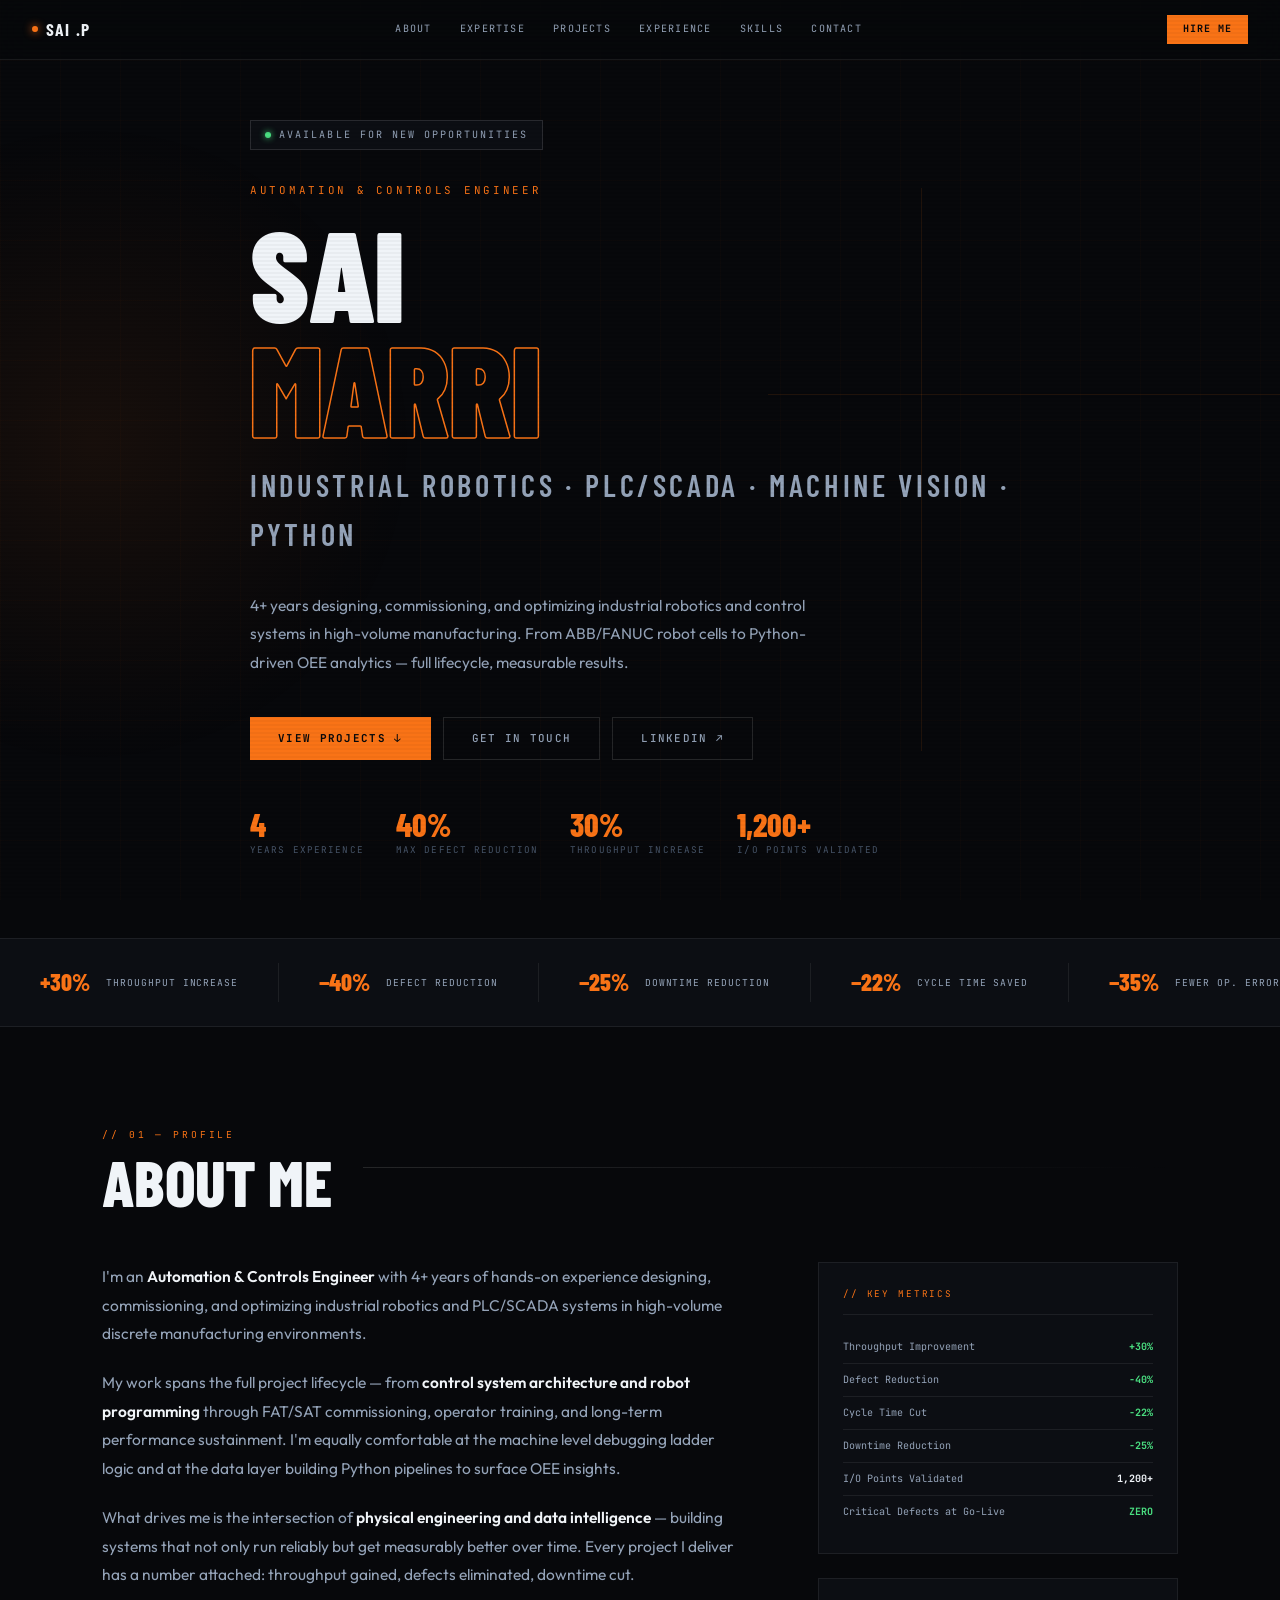
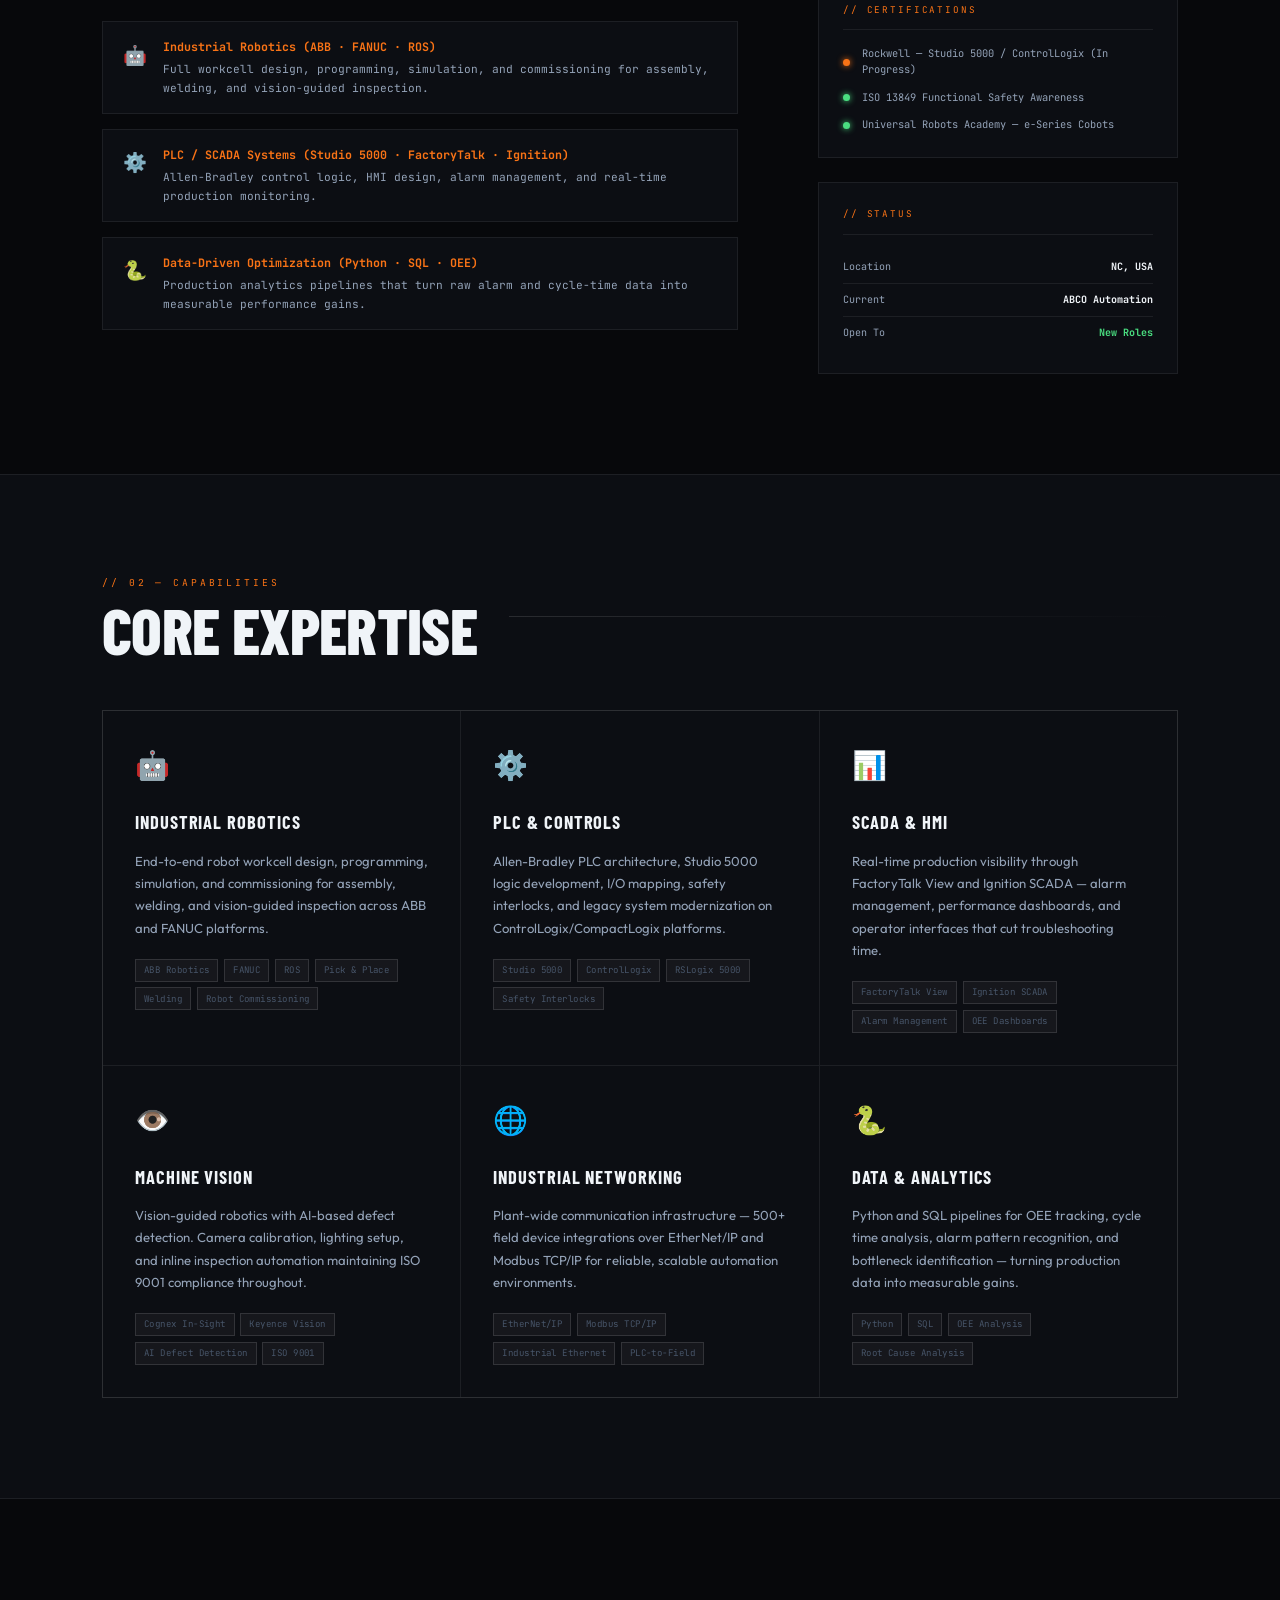
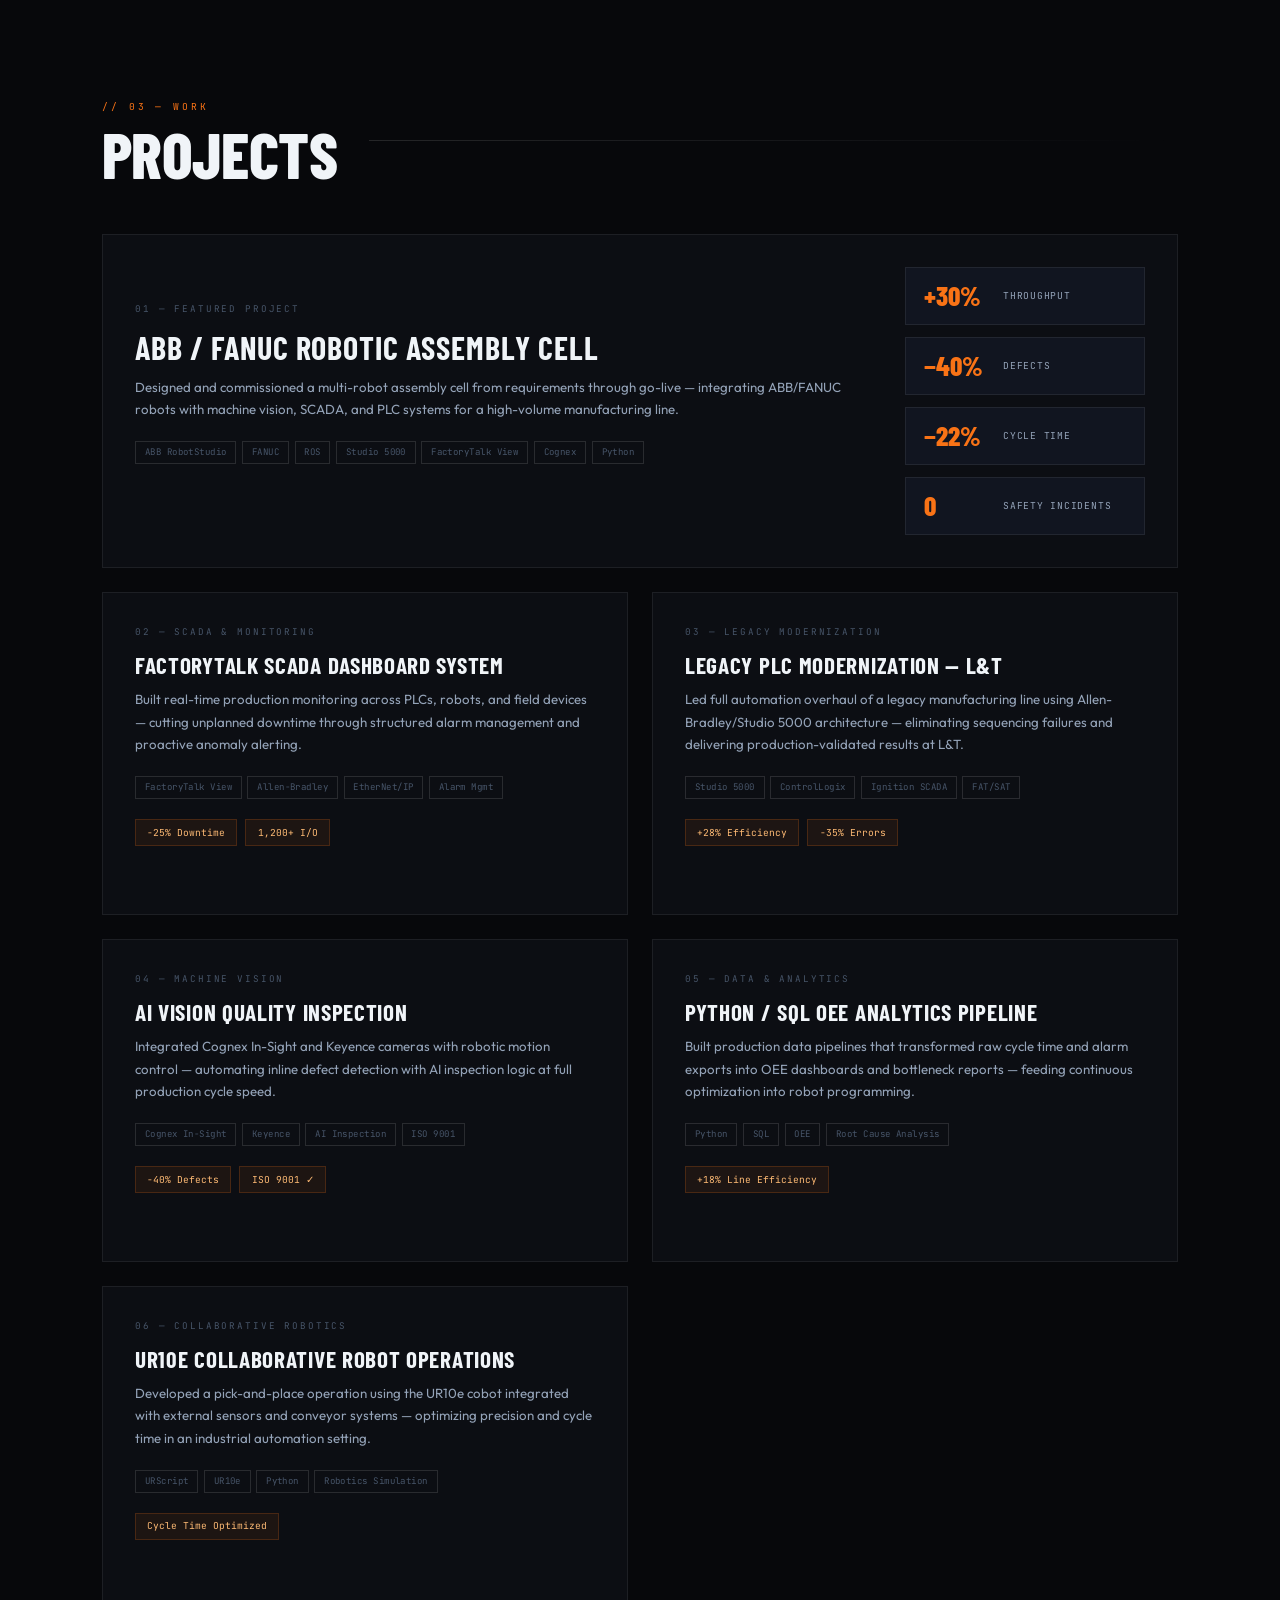
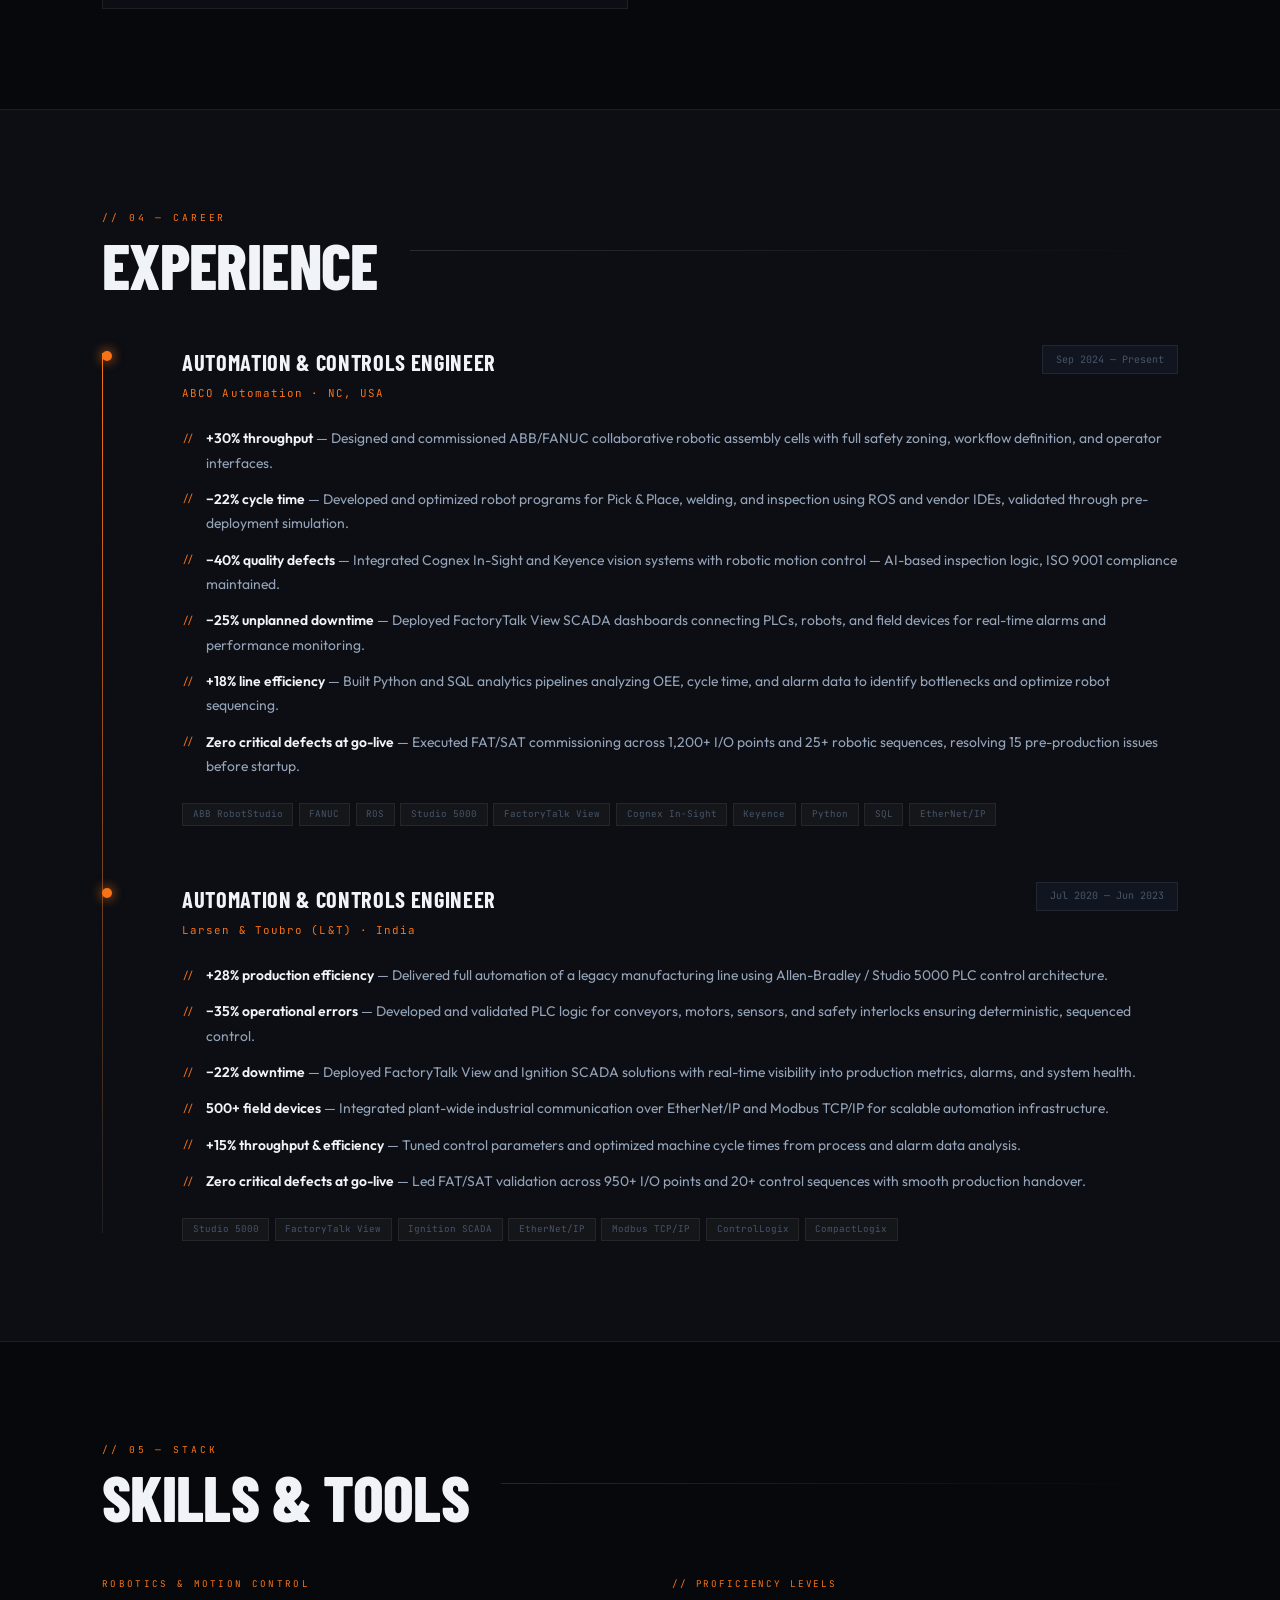
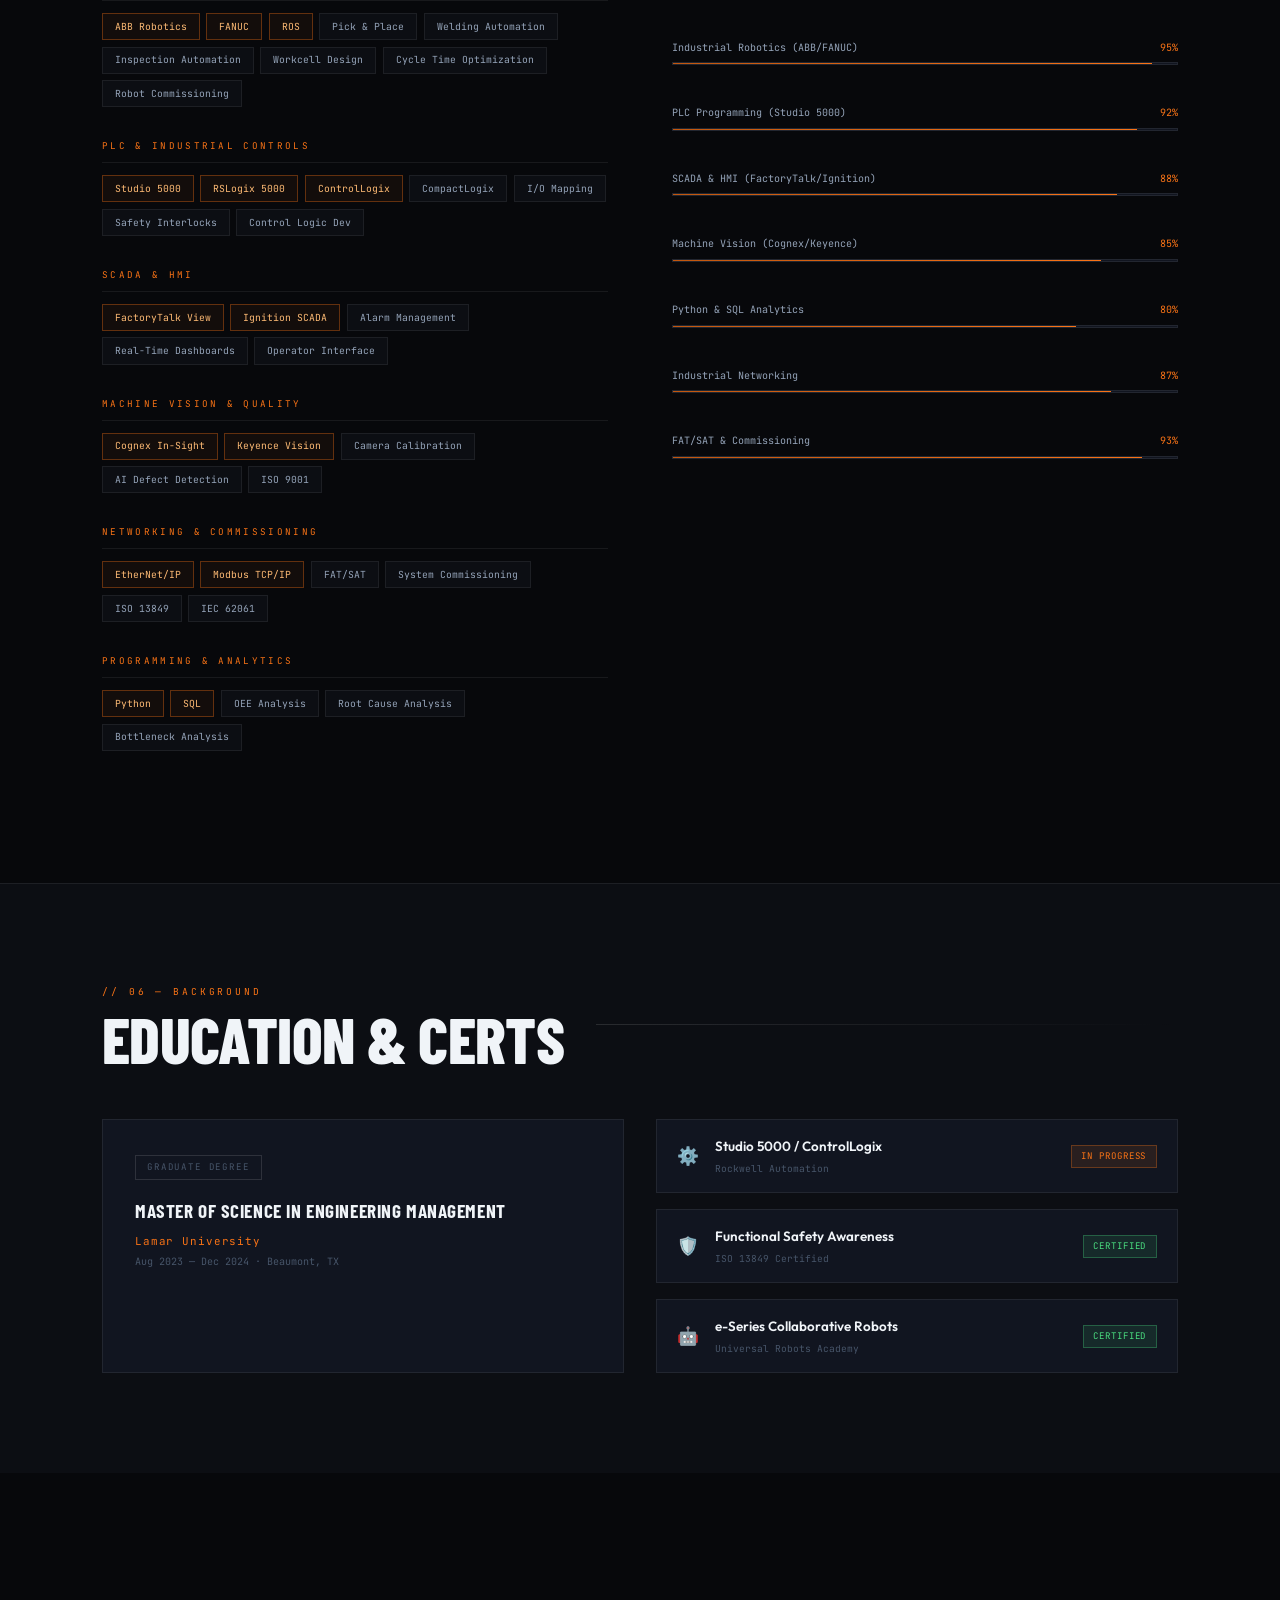
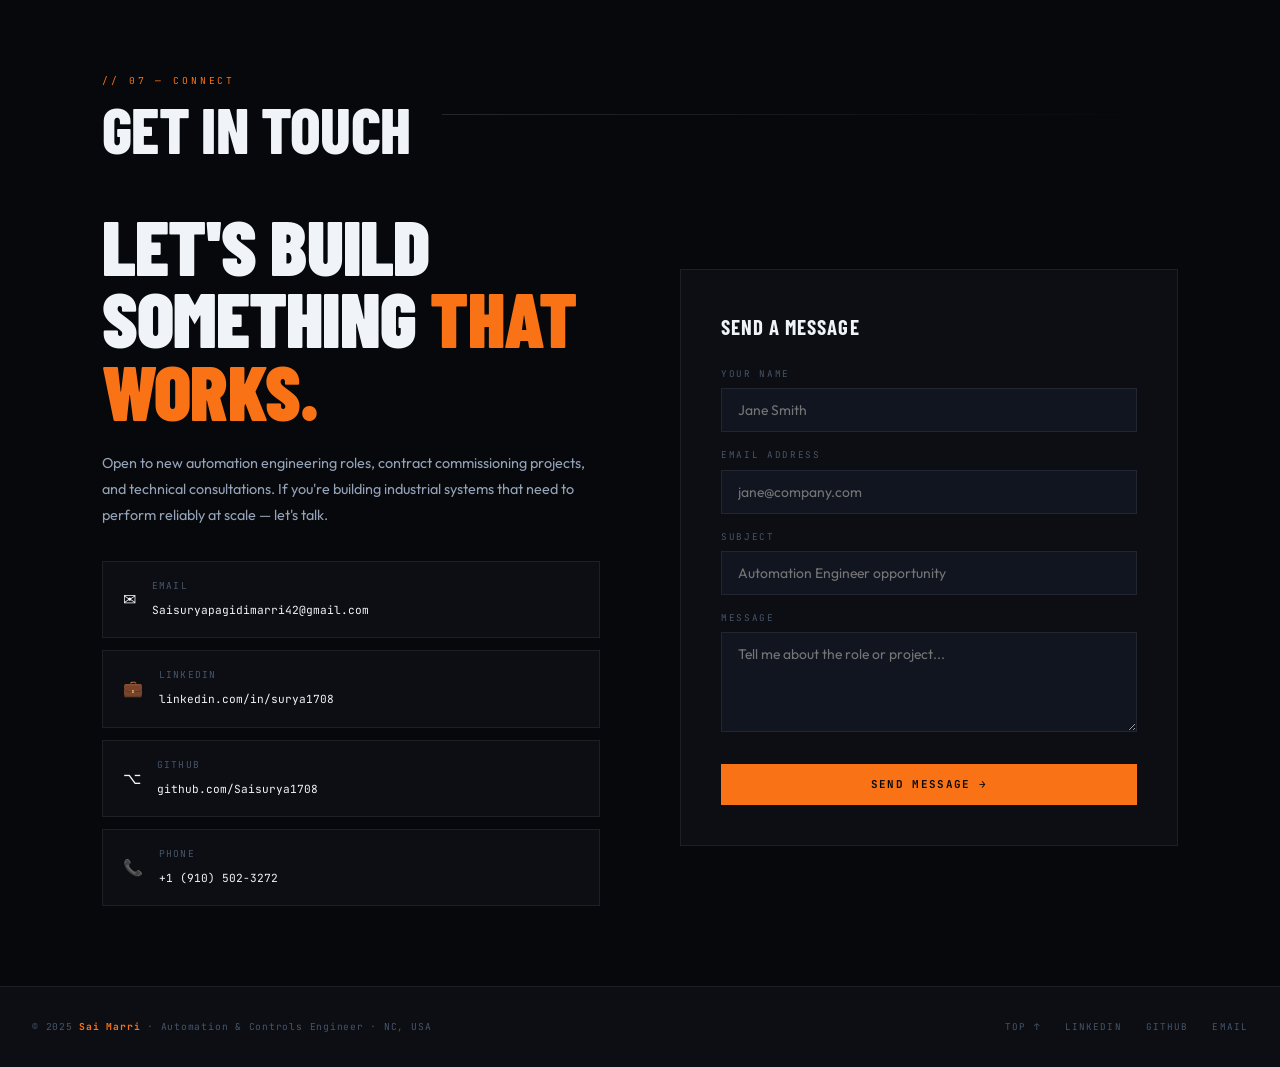
<file: index.html>
<!DOCTYPE html>
<html lang="en">
<head>
<meta charset="UTF-8">
<meta name="viewport" content="width=device-width, initial-scale=1.0">
<title>Sai Marri — Automation & Controls Engineer</title>
<link href="https://fonts.googleapis.com/css2?family=Barlow+Condensed:wght@300;400;600;700;800;900&family=Outfit:wght@300;400;500;600&family=JetBrains+Mono:wght@400;500;700&display=swap" rel="stylesheet">
<style>
:root{--bg:#07080b;--bg2:#0c0e13;--bg3:#111520;--border:rgba(255,255,255,0.07);--border2:rgba(255,255,255,0.12);--amber:#f97316;--amber-d:#c2570e;--amber-l:#fdba74;--cyan:#22d3ee;--green:#4ade80;--red:#f87171;--text:#f0f4f8;--text2:#94a3b8;--text3:#475569;--display:'Barlow Condensed',sans-serif;--body:'Outfit',sans-serif;--mono:'JetBrains Mono',monospace;--r:4px}
*,*::before,*::after{box-sizing:border-box;margin:0;padding:0}
html{scroll-behavior:smooth}
body{background:var(--bg);color:var(--text);font-family:var(--body);font-size:16px;line-height:1.6;overflow-x:hidden}
a{color:inherit;text-decoration:none}
body::after{content:'';position:fixed;inset:0;background:repeating-linear-gradient(0deg,transparent,transparent 2px,rgba(0,0,0,0.03) 2px,rgba(0,0,0,0.03) 4px);pointer-events:none;z-index:9999}
body::before{content:'';position:fixed;inset:0;background-image:linear-gradient(rgba(249,115,22,0.025) 1px,transparent 1px),linear-gradient(90deg,rgba(249,115,22,0.025) 1px,transparent 1px);background-size:60px 60px;pointer-events:none;z-index:0}

/* NAV */
.nav{position:fixed;top:0;left:0;right:0;z-index:1000;background:rgba(7,8,11,0.88);backdrop-filter:blur(16px);border-bottom:1px solid var(--border);padding:0 2rem;height:60px;display:flex;align-items:center;justify-content:space-between}
.nav-logo{font-family:var(--display);font-size:1.1rem;font-weight:700;letter-spacing:.08em;text-transform:uppercase;display:flex;align-items:center;gap:.5rem}
.nav-logo .dot{width:6px;height:6px;background:var(--amber);border-radius:50%;box-shadow:0 0 8px var(--amber);animation:pulse 2s infinite}
@keyframes pulse{0%,100%{opacity:1;box-shadow:0 0 8px var(--amber)}50%{opacity:.5;box-shadow:0 0 3px var(--amber)}}
.nav-links{display:flex;align-items:center;gap:.15rem;list-style:none}
.nav-links a{font-family:var(--mono);font-size:.63rem;letter-spacing:.12em;text-transform:uppercase;color:var(--text2);padding:.4rem .75rem;border:1px solid transparent;transition:all .2s}
.nav-links a:hover,.nav-links a.active{color:var(--amber);border-color:rgba(249,115,22,.3);background:rgba(249,115,22,.05)}
.nav-cta{font-family:var(--mono);font-size:.63rem;letter-spacing:.1em;text-transform:uppercase;padding:.4rem 1rem;background:var(--amber);color:var(--bg);font-weight:700;transition:background .2s}
.nav-cta:hover{background:var(--amber-l)}
.hamburger{display:none;flex-direction:column;gap:5px;cursor:pointer;padding:4px}
.hamburger span{display:block;width:22px;height:2px;background:var(--text2);transition:all .3s}

/* LAYOUT */
.section{position:relative;z-index:1}
.container{max-width:1140px;margin:0 auto;padding:0 2rem}

/* HERO */
#hero{min-height:100vh;display:flex;align-items:center;padding:120px 0 80px;position:relative;overflow:hidden}
.circuit-lines{position:absolute;inset:0;overflow:hidden;pointer-events:none}
.circuit-lines::before,.circuit-lines::after{content:'';position:absolute;background:var(--amber);opacity:.1}
.circuit-lines::before{width:1px;height:60%;right:28%;top:20%;animation:lg 3s ease-in-out infinite alternate}
.circuit-lines::after{height:1px;width:40%;right:0;top:42%;animation:lg2 4s ease-in-out infinite alternate}
@keyframes lg{from{height:20%;opacity:.05}to{height:60%;opacity:.14}}
@keyframes lg2{from{width:15%;opacity:.05}to{width:40%;opacity:.14}}
#hero::before{content:'';position:absolute;left:-20%;top:10%;width:700px;height:700px;background:radial-gradient(circle,rgba(249,115,22,.07) 0%,transparent 65%);pointer-events:none}
.hero-content{max-width:780px}
.hero-status{display:inline-flex;align-items:center;gap:.5rem;font-family:var(--mono);font-size:.63rem;letter-spacing:.2em;text-transform:uppercase;color:var(--text2);border:1px solid var(--border2);padding:.35rem .9rem;margin-bottom:2rem;background:var(--bg2);animation:fadeUp .6s ease both}
.status-dot{width:6px;height:6px;background:var(--green);border-radius:50%;box-shadow:0 0 6px var(--green);animation:pulse 2s infinite}
.hero-eyebrow{font-family:var(--mono);font-size:.68rem;letter-spacing:.25em;text-transform:uppercase;color:var(--amber);margin-bottom:1rem;animation:fadeUp .6s .1s ease both}
.hero-name{font-family:var(--display);font-size:clamp(3.8rem,10vw,8.5rem);font-weight:900;line-height:.9;letter-spacing:-.01em;text-transform:uppercase;margin-bottom:1rem;animation:fadeUp .6s .15s ease both}
.hero-name .outline{color:transparent;-webkit-text-stroke:1.5px var(--amber);display:block}
.hero-title{font-family:var(--display);font-size:clamp(1.2rem,3vw,1.9rem);font-weight:600;letter-spacing:.12em;text-transform:uppercase;color:var(--text2);margin-bottom:2rem;animation:fadeUp .6s .2s ease both}
.hero-desc{font-size:.97rem;color:var(--text2);max-width:560px;line-height:1.85;margin-bottom:2.5rem;animation:fadeUp .6s .25s ease both}
.hero-actions{display:flex;flex-wrap:wrap;gap:.75rem;margin-bottom:3rem;animation:fadeUp .6s .3s ease both}
.btn-primary{font-family:var(--mono);font-size:.68rem;letter-spacing:.12em;text-transform:uppercase;font-weight:700;padding:.75rem 1.75rem;background:var(--amber);color:var(--bg);border:none;cursor:pointer;transition:all .2s;display:inline-flex;align-items:center;gap:.5rem}
.btn-primary:hover{background:var(--amber-l);transform:translateY(-1px)}
.btn-outline{font-family:var(--mono);font-size:.68rem;letter-spacing:.12em;text-transform:uppercase;font-weight:500;padding:.75rem 1.75rem;background:transparent;color:var(--text2);border:1px solid var(--border2);cursor:pointer;transition:all .2s;display:inline-flex;align-items:center;gap:.5rem}
.btn-outline:hover{border-color:var(--amber);color:var(--amber)}
.hero-quick-stats{display:flex;flex-wrap:wrap;gap:2rem;animation:fadeUp .6s .35s ease both}
.quick-stat{display:flex;flex-direction:column}
.quick-stat .val{font-family:var(--display);font-size:2rem;font-weight:800;color:var(--amber);line-height:1}
.quick-stat .lbl{font-family:var(--mono);font-size:.58rem;letter-spacing:.12em;text-transform:uppercase;color:var(--text3);margin-top:.2rem}

/* TICKER */
.metrics-ticker{background:var(--bg2);border-top:1px solid var(--border);border-bottom:1px solid var(--border);padding:1.5rem 0;overflow:hidden;position:relative;z-index:1}
.ticker-track{display:flex;gap:0;animation:ticker 28s linear infinite;width:max-content}
.ticker-item{display:flex;align-items:center;gap:1rem;padding:0 2.5rem;border-right:1px solid var(--border);white-space:nowrap}
.ticker-item .t-val{font-family:var(--display);font-size:1.5rem;font-weight:800;color:var(--amber)}
.ticker-item .t-label{font-family:var(--mono);font-size:.6rem;letter-spacing:.1em;text-transform:uppercase;color:var(--text2)}
@keyframes ticker{from{transform:translateX(0)}to{transform:translateX(-50%)}}

/* SECTION CHROME */
.sec-header{margin-bottom:3rem;display:flex;align-items:flex-end;justify-content:space-between;gap:2rem;flex-wrap:wrap}
.sec-label{font-family:var(--mono);font-size:.6rem;letter-spacing:.3em;text-transform:uppercase;color:var(--amber);margin-bottom:.5rem}
.sec-title{font-family:var(--display);font-size:clamp(2.2rem,5vw,4rem);font-weight:800;text-transform:uppercase;letter-spacing:-.01em;line-height:1}
.sec-rule{flex:1;height:1px;background:linear-gradient(to right,var(--border2),transparent);min-width:40px;align-self:center;margin-bottom:.3rem}

/* ABOUT */
#about{padding:100px 0}
.about-grid{display:grid;grid-template-columns:1fr 360px;gap:5rem;align-items:start}
.about-body p{color:var(--text2);line-height:1.85;font-size:.97rem;margin-bottom:1.25rem}
.about-body p strong{color:var(--text);font-weight:600}
.about-highlights{display:flex;flex-direction:column;gap:.9rem;margin-top:2rem}
.highlight-item{display:flex;align-items:flex-start;gap:1rem;padding:1rem 1.25rem;border:1px solid var(--border);background:var(--bg2);transition:border-color .2s}
.highlight-item:hover{border-color:rgba(249,115,22,.3)}
.h-icon{font-size:1.2rem;flex-shrink:0;margin-top:.1rem}
.h-text{font-family:var(--mono);font-size:.7rem;color:var(--text2);line-height:1.65}
.h-text strong{color:var(--amber);display:block;margin-bottom:.2rem;font-size:.73rem}
.about-sidebar{display:flex;flex-direction:column;gap:1.5rem}
.sidebar-card{border:1px solid var(--border);background:var(--bg2);padding:1.5rem}
.sidebar-card-title{font-family:var(--mono);font-size:.58rem;letter-spacing:.2em;text-transform:uppercase;color:var(--amber);margin-bottom:1rem;padding-bottom:.75rem;border-bottom:1px solid var(--border)}
.sidebar-stat-row{display:flex;justify-content:space-between;align-items:center;padding:.5rem 0;border-bottom:1px solid var(--border)}
.sidebar-stat-row:last-child{border-bottom:none}
.stat-name{font-family:var(--mono);font-size:.63rem;color:var(--text2)}
.stat-val{font-family:var(--mono);font-size:.63rem;color:var(--text);font-weight:700}
.stat-val.good{color:var(--green)}
.cert-list{display:flex;flex-direction:column;gap:.75rem}
.cert-item{display:flex;align-items:center;gap:.75rem;font-family:var(--mono);font-size:.65rem;color:var(--text2);line-height:1.5}
.cert-dot{width:7px;height:7px;border-radius:50%;flex-shrink:0}
.cert-dot.live{background:var(--green);box-shadow:0 0 6px var(--green)}
.cert-dot.pending{background:var(--amber);box-shadow:0 0 6px var(--amber);animation:pulse 2s infinite}

/* EXPERTISE */
#expertise{padding:100px 0;background:var(--bg2);border-top:1px solid var(--border);border-bottom:1px solid var(--border)}
.expertise-grid{display:grid;grid-template-columns:repeat(3,1fr);gap:1px;background:var(--border);border:1px solid var(--border)}
.exp-card{background:var(--bg2);padding:2rem;transition:background .3s;position:relative;overflow:hidden;cursor:default}
.exp-card::before{content:'';position:absolute;top:0;left:0;right:0;height:2px;background:var(--amber);transform:scaleX(0);transform-origin:left;transition:transform .4s ease}
.exp-card:hover{background:var(--bg3)}
.exp-card:hover::before{transform:scaleX(1)}
.exp-icon{font-size:1.75rem;margin-bottom:1.25rem;display:block}
.exp-title{font-family:var(--display);font-size:1.15rem;font-weight:700;letter-spacing:.05em;text-transform:uppercase;margin-bottom:.75rem;color:var(--text)}
.exp-body{font-size:.82rem;color:var(--text2);line-height:1.7;margin-bottom:1.25rem}
.exp-tags{display:flex;flex-wrap:wrap;gap:.35rem}
.etag{font-family:var(--mono);font-size:.57rem;letter-spacing:.05em;padding:.2rem .5rem;background:rgba(255,255,255,.04);border:1px solid var(--border2);color:var(--text3);transition:all .2s}
.exp-card:hover .etag{border-color:rgba(249,115,22,.25);color:var(--amber-l)}

/* PROJECTS */
#projects{padding:100px 0}
.projects-grid{display:grid;grid-template-columns:repeat(2,1fr);gap:1.5rem}
.projects-grid .proj-featured{grid-column:1/-1}
.proj-card{border:1px solid var(--border);background:var(--bg2);overflow:hidden;cursor:pointer;transition:border-color .3s,transform .3s;position:relative}
.proj-card:hover{border-color:rgba(249,115,22,.4);transform:translateY(-2px)}
.proj-card-inner{padding:2rem}
.proj-featured .proj-card-inner{display:grid;grid-template-columns:1fr 240px;gap:3rem;align-items:center}
.proj-num{font-family:var(--mono);font-size:.58rem;letter-spacing:.2em;text-transform:uppercase;color:var(--text3);margin-bottom:.75rem}
.proj-title{font-family:var(--display);font-size:1.45rem;font-weight:700;text-transform:uppercase;letter-spacing:.03em;margin-bottom:.6rem;color:var(--text);line-height:1.15}
.proj-featured .proj-title{font-size:2rem}
.proj-desc{font-size:.83rem;color:var(--text2);line-height:1.7;margin-bottom:1.25rem}
.proj-tags{display:flex;flex-wrap:wrap;gap:.35rem;margin-bottom:1.25rem}
.ptag{font-family:var(--mono);font-size:.57rem;padding:.2rem .55rem;border:1px solid var(--border2);color:var(--text3);letter-spacing:.05em}
.proj-metrics{display:flex;flex-wrap:wrap;gap:.5rem}
.pmetric{font-family:var(--mono);font-size:.6rem;padding:.3rem .7rem;background:rgba(249,115,22,.07);border:1px solid rgba(249,115,22,.2);color:var(--amber-l)}
.proj-arrow{font-family:var(--mono);font-size:.63rem;color:var(--amber);display:flex;align-items:center;gap:.4rem;margin-top:1.25rem;opacity:0;transition:opacity .2s,gap .2s}
.proj-card:hover .proj-arrow{opacity:1;gap:.7rem}
.proj-featured-stats{display:flex;flex-direction:column;gap:.75rem}
.feat-stat{padding:.9rem 1.1rem;border:1px solid var(--border);background:var(--bg3);display:flex;align-items:center;gap:.9rem}
.feat-stat .fs-val{font-family:var(--display);font-size:1.7rem;font-weight:800;color:var(--amber);line-height:1;min-width:65px}
.feat-stat .fs-label{font-family:var(--mono);font-size:.6rem;letter-spacing:.08em;text-transform:uppercase;color:var(--text2)}

/* MODAL */
.modal-overlay{position:fixed;inset:0;background:rgba(7,8,11,.92);backdrop-filter:blur(8px);z-index:2000;display:flex;align-items:center;justify-content:center;padding:2rem;opacity:0;pointer-events:none;transition:opacity .3s}
.modal-overlay.open{opacity:1;pointer-events:all}
.modal{background:var(--bg2);border:1px solid var(--border2);max-width:800px;width:100%;max-height:90vh;overflow-y:auto;position:relative;transform:translateY(20px);transition:transform .3s}
.modal-overlay.open .modal{transform:translateY(0)}
.modal-header{padding:2rem 2rem 1.5rem;border-bottom:1px solid var(--border);position:sticky;top:0;background:var(--bg2);z-index:10;display:flex;align-items:flex-start;justify-content:space-between;gap:1rem}
.modal-close{font-family:var(--mono);font-size:.63rem;letter-spacing:.1em;text-transform:uppercase;color:var(--text2);background:transparent;border:1px solid var(--border2);padding:.4rem .8rem;cursor:pointer;transition:all .2s;flex-shrink:0}
.modal-close:hover{border-color:var(--amber);color:var(--amber)}
.modal-body{padding:2rem}
.modal-section{margin-bottom:2rem}
.modal-section-label{font-family:var(--mono);font-size:.58rem;letter-spacing:.25em;text-transform:uppercase;color:var(--amber);margin-bottom:.75rem;padding-bottom:.5rem;border-bottom:1px solid var(--border)}
.modal-section p{font-size:.86rem;color:var(--text2);line-height:1.85}
.modal-section ul{list-style:none;display:flex;flex-direction:column;gap:.6rem}
.modal-section ul li{font-size:.84rem;color:var(--text2);line-height:1.72;padding-left:1.25rem;position:relative}
.modal-section ul li::before{content:'▸';position:absolute;left:0;color:var(--amber);font-size:.73rem}
.modal-section ul li strong{color:var(--text)}
.modal-metrics{display:flex;flex-wrap:wrap;gap:.75rem}
.m-metric{padding:.75rem 1.2rem;border:1px solid var(--border);background:var(--bg3);text-align:center}
.m-metric .mv{font-family:var(--display);font-size:1.75rem;font-weight:800;color:var(--amber);line-height:1;display:block}
.m-metric .ml{font-family:var(--mono);font-size:.57rem;letter-spacing:.08em;text-transform:uppercase;color:var(--text2);margin-top:.3rem;display:block}
.modal-tags{display:flex;flex-wrap:wrap;gap:.4rem}
.mtag{font-family:var(--mono);font-size:.6rem;padding:.3rem .7rem;border:1px solid rgba(249,115,22,.25);color:var(--amber-l);background:rgba(249,115,22,.05)}

/* EXPERIENCE */
#experience{padding:100px 0;background:var(--bg2);border-top:1px solid var(--border);border-bottom:1px solid var(--border)}
.exp-timeline{position:relative;padding-left:2rem}
.exp-timeline::before{content:'';position:absolute;left:0;top:8px;bottom:8px;width:1px;background:linear-gradient(to bottom,var(--amber),var(--border))}
.exp-entry{position:relative;margin-bottom:3.5rem;padding-left:3rem}
.exp-entry:last-child{margin-bottom:0}
.exp-entry::before{content:'';position:absolute;left:-2rem;top:.4rem;width:10px;height:10px;background:var(--amber);border-radius:50%;box-shadow:0 0 12px var(--amber)}
.exp-entry-header{display:flex;align-items:flex-start;justify-content:space-between;gap:2rem;flex-wrap:wrap;margin-bottom:1.5rem}
.exp-role{font-family:var(--display);font-size:1.4rem;font-weight:700;text-transform:uppercase;letter-spacing:.03em;color:var(--text)}
.exp-company{font-family:var(--mono);font-size:.68rem;color:var(--amber);letter-spacing:.1em;margin-top:.25rem}
.exp-period{font-family:var(--mono);font-size:.63rem;color:var(--text3);white-space:nowrap;padding:.35rem .8rem;border:1px solid var(--border);background:var(--bg3);align-self:flex-start}
.exp-bullets{list-style:none;display:flex;flex-direction:column;gap:.75rem;margin-bottom:1.5rem}
.exp-bullets li{font-size:.87rem;color:var(--text2);line-height:1.75;padding-left:1.5rem;position:relative}
.exp-bullets li::before{content:'//';position:absolute;left:0;color:var(--amber);font-family:var(--mono);font-size:.63rem;top:.22rem}
.exp-bullets li strong{color:var(--text);font-weight:600}
.exp-tools{display:flex;flex-wrap:wrap;gap:.35rem}
.etool{font-family:var(--mono);font-size:.58rem;padding:.2rem .6rem;background:rgba(255,255,255,.03);border:1px solid var(--border);color:var(--text3)}

/* SKILLS */
#skills{padding:100px 0}
.skills-layout{display:grid;grid-template-columns:1fr 1fr;gap:4rem}
.skill-group{margin-bottom:2rem}
.skill-group-title{font-family:var(--mono);font-size:.58rem;letter-spacing:.25em;text-transform:uppercase;color:var(--amber);margin-bottom:.75rem;padding-bottom:.5rem;border-bottom:1px solid var(--border)}
.skill-pills{display:flex;flex-wrap:wrap;gap:.4rem}
.spill{font-family:var(--mono);font-size:.61rem;padding:.3rem .75rem;border:1px solid var(--border);color:var(--text2);background:var(--bg2);transition:all .2s;cursor:default}
.spill:hover,.spill.core{border-color:rgba(249,115,22,.35);color:var(--amber-l);background:rgba(249,115,22,.05)}
.skills-right{display:flex;flex-direction:column;gap:1.5rem}
.bar-skill{}
.bar-label{display:flex;justify-content:space-between;font-family:var(--mono);font-size:.63rem;color:var(--text2);margin-bottom:.4rem}
.bar-label span{color:var(--amber)}
.bar-track{height:3px;background:var(--bg3);border:1px solid var(--border);overflow:hidden}
.bar-fill{height:100%;background:linear-gradient(to right,var(--amber-d),var(--amber));width:0;transition:width 1.5s cubic-bezier(.22,1,.36,1)}

/* EDUCATION */
#education{padding:100px 0;background:var(--bg2);border-top:1px solid var(--border)}
.edu-grid{display:grid;grid-template-columns:1fr 1fr;gap:2rem}
.edu-card{border:1px solid var(--border);background:var(--bg3);padding:2rem;transition:border-color .3s}
.edu-card:hover{border-color:rgba(249,115,22,.3)}
.edu-badge{font-family:var(--mono);font-size:.57rem;letter-spacing:.2em;text-transform:uppercase;padding:.25rem .7rem;border:1px solid var(--border2);color:var(--text3);display:inline-block;margin-bottom:1rem}
.edu-degree{font-family:var(--display);font-size:1.2rem;font-weight:700;text-transform:uppercase;letter-spacing:.03em;margin-bottom:.4rem}
.edu-school{font-family:var(--mono);font-size:.68rem;color:var(--amber);letter-spacing:.08em;margin-bottom:.25rem}
.edu-date{font-family:var(--mono);font-size:.63rem;color:var(--text3)}
.cert-cards{display:flex;flex-direction:column;gap:1rem}
.cert-card{display:flex;align-items:center;gap:1rem;border:1px solid var(--border);padding:1rem 1.25rem;background:var(--bg3);transition:border-color .3s}
.cert-card:hover{border-color:rgba(249,115,22,.3)}
.cert-icon{font-size:1.1rem;flex-shrink:0}
.cert-info{flex:1}
.cert-name{font-size:.84rem;font-weight:600;color:var(--text);margin-bottom:.2rem}
.cert-meta{font-family:var(--mono);font-size:.6rem;color:var(--text3)}
.cert-status{font-family:var(--mono);font-size:.57rem;letter-spacing:.1em;text-transform:uppercase;padding:.2rem .6rem}
.cert-status.live{background:rgba(74,222,128,.1);border:1px solid rgba(74,222,128,.3);color:var(--green)}
.cert-status.in-progress{background:rgba(249,115,22,.1);border:1px solid rgba(249,115,22,.3);color:var(--amber)}

/* CONTACT */
#contact{padding:100px 0 80px}
.contact-grid{display:grid;grid-template-columns:1fr 1fr;gap:5rem;align-items:center}
.contact-headline{font-family:var(--display);font-size:clamp(2.8rem,6vw,4.8rem);font-weight:900;text-transform:uppercase;line-height:.95;letter-spacing:-.01em;margin-bottom:1.5rem}
.contact-headline .hl{color:var(--amber)}
.contact-body{font-size:.9rem;color:var(--text2);line-height:1.8;margin-bottom:2rem}
.contact-links{display:flex;flex-direction:column;gap:.75rem}
.contact-link{display:flex;align-items:center;gap:1rem;padding:1rem 1.25rem;border:1px solid var(--border);background:var(--bg2);transition:all .2s}
.contact-link:hover{border-color:rgba(249,115,22,.4);background:rgba(249,115,22,.04)}
.cl-icon{font-size:1rem;flex-shrink:0}
.cl-label{font-family:var(--mono);font-size:.6rem;letter-spacing:.12em;text-transform:uppercase;color:var(--text3);display:block;margin-bottom:.15rem}
.cl-val{font-family:var(--mono);font-size:.7rem;color:var(--text)}
.cl-arrow{margin-left:auto;color:var(--amber);opacity:0;transition:opacity .2s;font-size:.85rem}
.contact-link:hover .cl-arrow{opacity:1}
.contact-right{border:1px solid var(--border);background:var(--bg2);padding:2.5rem}
.contact-form-title{font-family:var(--display);font-size:1.3rem;font-weight:700;text-transform:uppercase;letter-spacing:.05em;margin-bottom:1.5rem}
.form-row{margin-bottom:1rem}
.form-row label{font-family:var(--mono);font-size:.58rem;letter-spacing:.18em;text-transform:uppercase;color:var(--text3);display:block;margin-bottom:.4rem}
.form-row input,.form-row textarea{width:100%;background:var(--bg3);border:1px solid var(--border);color:var(--text);font-family:var(--body);font-size:.87rem;padding:.75rem 1rem;outline:none;transition:border-color .2s;resize:vertical}
.form-row input:focus,.form-row textarea:focus{border-color:rgba(249,115,22,.4)}
.form-row textarea{min-height:100px}
.form-submit{width:100%;font-family:var(--mono);font-size:.68rem;letter-spacing:.12em;text-transform:uppercase;font-weight:700;padding:.85rem;background:var(--amber);color:var(--bg);border:none;cursor:pointer;transition:background .2s;margin-top:.5rem}
.form-submit:hover{background:var(--amber-l)}

/* FOOTER */
footer{border-top:1px solid var(--border);padding:2rem;display:flex;align-items:center;justify-content:space-between;flex-wrap:wrap;gap:1rem;background:var(--bg2);position:relative;z-index:1}
.footer-left{font-family:var(--mono);font-size:.6rem;color:var(--text3);letter-spacing:.08em}
.footer-left strong{color:var(--amber)}
.footer-right{display:flex;gap:1.5rem}
.footer-right a{font-family:var(--mono);font-size:.58rem;letter-spacing:.12em;text-transform:uppercase;color:var(--text3);transition:color .2s}
.footer-right a:hover{color:var(--amber)}

/* ANIMATIONS */
@keyframes fadeUp{from{opacity:0;transform:translateY(24px)}to{opacity:1;transform:translateY(0)}}
.reveal{opacity:0;transform:translateY(30px);transition:opacity .7s ease,transform .7s ease}
.reveal.visible{opacity:1;transform:translateY(0)}
.reveal-delay-1{transition-delay:.12s}
.reveal-delay-2{transition-delay:.24s}
.reveal-delay-3{transition-delay:.36s}
.reveal-delay-4{transition-delay:.48s}
.reveal-delay-5{transition-delay:.6s}

/* RESPONSIVE */
@media(max-width:960px){
  .nav-links{display:none}
  .nav-links.open{display:flex;flex-direction:column;position:fixed;top:60px;left:0;right:0;background:var(--bg2);border-bottom:1px solid var(--border);padding:1rem;gap:.25rem}
  .hamburger{display:flex}
  .about-grid,.contact-grid,.edu-grid,.skills-layout{grid-template-columns:1fr;gap:2.5rem}
  .expertise-grid{grid-template-columns:1fr 1fr}
  .projects-grid{grid-template-columns:1fr}
  .proj-featured .proj-card-inner{grid-template-columns:1fr}
  .proj-featured-stats{flex-direction:row;flex-wrap:wrap}
  .feat-stat{flex:1;min-width:110px}
  .about-sidebar{order:-1}
  .modal{max-height:100vh}
}
@media(max-width:600px){
  .expertise-grid{grid-template-columns:1fr}
  .hero-quick-stats{gap:1.2rem}
  .sec-title{font-size:2.2rem}
}
::-webkit-scrollbar{width:4px}
::-webkit-scrollbar-track{background:var(--bg)}
::-webkit-scrollbar-thumb{background:var(--amber-d)}
</style>
</head>
<body>

<nav class="nav">
  <div class="nav-logo"><span class="dot"></span>Sai .P</div>
  <ul class="nav-links" id="navLinks">
    <a href="#about">About</a>
    <a href="#expertise">Expertise</a>
    <a href="#projects">Projects</a>
    <a href="#experience">Experience</a>
    <a href="#skills">Skills</a>
    <a href="#contact">Contact</a>
  </ul>
  <a href="mailto:Saisuryapagidimarri42@gmail.com" class="nav-cta">Hire Me</a>
  <div class="hamburger" id="hamburger" onclick="toggleNav()"><span></span><span></span><span></span></div>
</nav>

<section id="hero" class="section">
  <div class="circuit-lines"></div>
  <div class="container">
    <div class="hero-content">
      <div class="hero-status"><span class="status-dot"></span>Available for new opportunities</div>
      <div class="hero-eyebrow">Automation &amp; Controls Engineer</div>
      <h1 class="hero-name">Sai<span class="outline">Marri</span></h1>
      <div class="hero-title">Industrial Robotics · PLC/SCADA · Machine Vision · Python</div>
      <p class="hero-desc">4+ years designing, commissioning, and optimizing industrial robotics and control systems in high-volume manufacturing. From ABB/FANUC robot cells to Python-driven OEE analytics — full lifecycle, measurable results.</p>
      <div class="hero-actions">
        <a href="#projects" class="btn-primary">View Projects ↓</a>
        <a href="#contact" class="btn-outline">Get In Touch</a>
        <a href="https://www.linkedin.com/in/surya1708" target="_blank" class="btn-outline">LinkedIn ↗</a>
      </div>
      <div class="hero-quick-stats">
        <div class="quick-stat"><span class="val" data-count="4">0</span><span class="lbl">Years Experience</span></div>
        <div class="quick-stat"><span class="val" data-count="40" data-suffix="%">0</span><span class="lbl">Max Defect Reduction</span></div>
        <div class="quick-stat"><span class="val" data-count="30" data-suffix="%">0</span><span class="lbl">Throughput Increase</span></div>
        <div class="quick-stat"><span class="val" data-count="1200" data-suffix="+">0</span><span class="lbl">I/O Points Validated</span></div>
      </div>
    </div>
  </div>
</section>

<div class="metrics-ticker">
  <div class="ticker-track">
    <div class="ticker-item"><span class="t-val">+30%</span><span class="t-label">Throughput Increase</span></div>
    <div class="ticker-item"><span class="t-val">−40%</span><span class="t-label">Defect Reduction</span></div>
    <div class="ticker-item"><span class="t-val">−25%</span><span class="t-label">Downtime Reduction</span></div>
    <div class="ticker-item"><span class="t-val">−22%</span><span class="t-label">Cycle Time Saved</span></div>
    <div class="ticker-item"><span class="t-val">−35%</span><span class="t-label">Fewer Op. Errors</span></div>
    <div class="ticker-item"><span class="t-val">+28%</span><span class="t-label">Production Efficiency</span></div>
    <div class="ticker-item"><span class="t-val">1,200+</span><span class="t-label">I/O Points Validated</span></div>
    <div class="ticker-item"><span class="t-val">500+</span><span class="t-label">Field Devices Integrated</span></div>
    <div class="ticker-item"><span class="t-val">ZERO</span><span class="t-label">Critical Defects at Go-Live</span></div>
    <div class="ticker-item"><span class="t-val">+30%</span><span class="t-label">Throughput Increase</span></div>
    <div class="ticker-item"><span class="t-val">−40%</span><span class="t-label">Defect Reduction</span></div>
    <div class="ticker-item"><span class="t-val">−25%</span><span class="t-label">Downtime Reduction</span></div>
    <div class="ticker-item"><span class="t-val">−22%</span><span class="t-label">Cycle Time Saved</span></div>
    <div class="ticker-item"><span class="t-val">−35%</span><span class="t-label">Fewer Op. Errors</span></div>
    <div class="ticker-item"><span class="t-val">+28%</span><span class="t-label">Production Efficiency</span></div>
    <div class="ticker-item"><span class="t-val">1,200+</span><span class="t-label">I/O Points Validated</span></div>
    <div class="ticker-item"><span class="t-val">500+</span><span class="t-label">Field Devices Integrated</span></div>
    <div class="ticker-item"><span class="t-val">ZERO</span><span class="t-label">Critical Defects at Go-Live</span></div>
  </div>
</div>

<section id="about" class="section">
  <div class="container">
    <div class="sec-header reveal"><div><div class="sec-label">// 01 — Profile</div><div class="sec-title">About Me</div></div><div class="sec-rule"></div></div>
    <div class="about-grid">
      <div class="about-body reveal">
        <p>I'm an <strong>Automation & Controls Engineer</strong> with 4+ years of hands-on experience designing, commissioning, and optimizing industrial robotics and PLC/SCADA systems in high-volume discrete manufacturing environments.</p>
        <p>My work spans the full project lifecycle — from <strong>control system architecture and robot programming</strong> through FAT/SAT commissioning, operator training, and long-term performance sustainment. I'm equally comfortable at the machine level debugging ladder logic and at the data layer building Python pipelines to surface OEE insights.</p>
        <p>What drives me is the intersection of <strong>physical engineering and data intelligence</strong> — building systems that not only run reliably but get measurably better over time. Every project I deliver has a number attached: throughput gained, defects eliminated, downtime cut.</p>
        <div class="about-highlights">
          <div class="highlight-item reveal reveal-delay-1"><span class="h-icon">🤖</span><div class="h-text"><strong>Industrial Robotics (ABB · FANUC · ROS)</strong>Full workcell design, programming, simulation, and commissioning for assembly, welding, and vision-guided inspection.</div></div>
          <div class="highlight-item reveal reveal-delay-2"><span class="h-icon">⚙️</span><div class="h-text"><strong>PLC / SCADA Systems (Studio 5000 · FactoryTalk · Ignition)</strong>Allen-Bradley control logic, HMI design, alarm management, and real-time production monitoring.</div></div>
          <div class="highlight-item reveal reveal-delay-3"><span class="h-icon">🐍</span><div class="h-text"><strong>Data-Driven Optimization (Python · SQL · OEE)</strong>Production analytics pipelines that turn raw alarm and cycle-time data into measurable performance gains.</div></div>
        </div>
      </div>
      <div class="about-sidebar reveal reveal-delay-2">
        <div class="sidebar-card">
          <div class="sidebar-card-title">// Key Metrics</div>
          <div class="sidebar-stat-row"><span class="stat-name">Throughput Improvement</span><span class="stat-val good">+30%</span></div>
          <div class="sidebar-stat-row"><span class="stat-name">Defect Reduction</span><span class="stat-val good">−40%</span></div>
          <div class="sidebar-stat-row"><span class="stat-name">Cycle Time Cut</span><span class="stat-val good">−22%</span></div>
          <div class="sidebar-stat-row"><span class="stat-name">Downtime Reduction</span><span class="stat-val good">−25%</span></div>
          <div class="sidebar-stat-row"><span class="stat-name">I/O Points Validated</span><span class="stat-val">1,200+</span></div>
          <div class="sidebar-stat-row"><span class="stat-name">Critical Defects at Go-Live</span><span class="stat-val good">ZERO</span></div>
        </div>
        <div class="sidebar-card">
          <div class="sidebar-card-title">// Certifications</div>
          <div class="cert-list">
            <div class="cert-item"><span class="cert-dot pending"></span>Rockwell — Studio 5000 / ControlLogix (In Progress)</div>
            <div class="cert-item"><span class="cert-dot live"></span>ISO 13849 Functional Safety Awareness</div>
            <div class="cert-item"><span class="cert-dot live"></span>Universal Robots Academy — e-Series Cobots</div>
          </div>
        </div>
        <div class="sidebar-card">
          <div class="sidebar-card-title">// Status</div>
          <div class="sidebar-stat-row"><span class="stat-name">Location</span><span class="stat-val">NC, USA</span></div>
          <div class="sidebar-stat-row"><span class="stat-name">Current</span><span class="stat-val">ABCO Automation</span></div>
          <div class="sidebar-stat-row"><span class="stat-name">Open To</span><span class="stat-val good">New Roles</span></div>
        </div>
      </div>
    </div>
  </div>
</section>

<section id="expertise" class="section">
  <div class="container"><div class="sec-header reveal"><div><div class="sec-label">// 02 — Capabilities</div><div class="sec-title">Core Expertise</div></div><div class="sec-rule"></div></div></div>
  <div style="max-width:1140px;margin:0 auto;padding:0 2rem">
    <div class="expertise-grid">
      <div class="exp-card reveal"><span class="exp-icon">🤖</span><div class="exp-title">Industrial Robotics</div><div class="exp-body">End-to-end robot workcell design, programming, simulation, and commissioning for assembly, welding, and vision-guided inspection across ABB and FANUC platforms.</div><div class="exp-tags"><span class="etag">ABB Robotics</span><span class="etag">FANUC</span><span class="etag">ROS</span><span class="etag">Pick & Place</span><span class="etag">Welding</span><span class="etag">Robot Commissioning</span></div></div>
      <div class="exp-card reveal reveal-delay-1"><span class="exp-icon">⚙️</span><div class="exp-title">PLC & Controls</div><div class="exp-body">Allen-Bradley PLC architecture, Studio 5000 logic development, I/O mapping, safety interlocks, and legacy system modernization on ControlLogix/CompactLogix platforms.</div><div class="exp-tags"><span class="etag">Studio 5000</span><span class="etag">ControlLogix</span><span class="etag">RSLogix 5000</span><span class="etag">Safety Interlocks</span></div></div>
      <div class="exp-card reveal reveal-delay-2"><span class="exp-icon">📊</span><div class="exp-title">SCADA & HMI</div><div class="exp-body">Real-time production visibility through FactoryTalk View and Ignition SCADA — alarm management, performance dashboards, and operator interfaces that cut troubleshooting time.</div><div class="exp-tags"><span class="etag">FactoryTalk View</span><span class="etag">Ignition SCADA</span><span class="etag">Alarm Management</span><span class="etag">OEE Dashboards</span></div></div>
      <div class="exp-card reveal"><span class="exp-icon">👁️</span><div class="exp-title">Machine Vision</div><div class="exp-body">Vision-guided robotics with AI-based defect detection. Camera calibration, lighting setup, and inline inspection automation maintaining ISO 9001 compliance throughout.</div><div class="exp-tags"><span class="etag">Cognex In-Sight</span><span class="etag">Keyence Vision</span><span class="etag">AI Defect Detection</span><span class="etag">ISO 9001</span></div></div>
      <div class="exp-card reveal reveal-delay-1"><span class="exp-icon">🌐</span><div class="exp-title">Industrial Networking</div><div class="exp-body">Plant-wide communication infrastructure — 500+ field device integrations over EtherNet/IP and Modbus TCP/IP for reliable, scalable automation environments.</div><div class="exp-tags"><span class="etag">EtherNet/IP</span><span class="etag">Modbus TCP/IP</span><span class="etag">Industrial Ethernet</span><span class="etag">PLC-to-Field</span></div></div>
      <div class="exp-card reveal reveal-delay-2"><span class="exp-icon">🐍</span><div class="exp-title">Data & Analytics</div><div class="exp-body">Python and SQL pipelines for OEE tracking, cycle time analysis, alarm pattern recognition, and bottleneck identification — turning production data into measurable gains.</div><div class="exp-tags"><span class="etag">Python</span><span class="etag">SQL</span><span class="etag">OEE Analysis</span><span class="etag">Root Cause Analysis</span></div></div>
    </div>
  </div>
</section>

<section id="projects" class="section">
  <div class="container">
    <div class="sec-header reveal" style="margin-top:100px"><div><div class="sec-label">// 03 — Work</div><div class="sec-title">Projects</div></div><div class="sec-rule"></div></div>
    <div class="projects-grid">

      <div class="proj-card proj-featured reveal" onclick="openModal('p1')">
        <div class="proj-card-inner">
          <div>
            <div class="proj-num">01 — Featured Project</div>
            <div class="proj-title">ABB / FANUC Robotic Assembly Cell</div>
            <div class="proj-desc">Designed and commissioned a multi-robot assembly cell from requirements through go-live — integrating ABB/FANUC robots with machine vision, SCADA, and PLC systems for a high-volume manufacturing line.</div>
            <div class="proj-tags"><span class="ptag">ABB RobotStudio</span><span class="ptag">FANUC</span><span class="ptag">ROS</span><span class="ptag">Studio 5000</span><span class="ptag">FactoryTalk View</span><span class="ptag">Cognex</span><span class="ptag">Python</span></div>
            <div class="proj-arrow">Open Case Study →</div>
          </div>
          <div class="proj-featured-stats">
            <div class="feat-stat"><span class="fs-val">+30%</span><span class="fs-label">Throughput</span></div>
            <div class="feat-stat"><span class="fs-val">−40%</span><span class="fs-label">Defects</span></div>
            <div class="feat-stat"><span class="fs-val">−22%</span><span class="fs-label">Cycle Time</span></div>
            <div class="feat-stat"><span class="fs-val">0</span><span class="fs-label">Safety Incidents</span></div>
          </div>
        </div>
      </div>

      <div class="proj-card reveal reveal-delay-1" onclick="openModal('p2')">
        <div class="proj-card-inner">
          <div class="proj-num">02 — SCADA & Monitoring</div>
          <div class="proj-title">FactoryTalk SCADA Dashboard System</div>
          <div class="proj-desc">Built real-time production monitoring across PLCs, robots, and field devices — cutting unplanned downtime through structured alarm management and proactive anomaly alerting.</div>
          <div class="proj-tags"><span class="ptag">FactoryTalk View</span><span class="ptag">Allen-Bradley</span><span class="ptag">EtherNet/IP</span><span class="ptag">Alarm Mgmt</span></div>
          <div class="proj-metrics"><span class="pmetric">−25% Downtime</span><span class="pmetric">1,200+ I/O</span></div>
          <div class="proj-arrow">Open Case Study →</div>
        </div>
      </div>

      <div class="proj-card reveal reveal-delay-2" onclick="openModal('p3')">
        <div class="proj-card-inner">
          <div class="proj-num">03 — Legacy Modernization</div>
          <div class="proj-title">Legacy PLC Modernization — L&amp;T</div>
          <div class="proj-desc">Led full automation overhaul of a legacy manufacturing line using Allen-Bradley/Studio 5000 architecture — eliminating sequencing failures and delivering production-validated results at L&amp;T.</div>
          <div class="proj-tags"><span class="ptag">Studio 5000</span><span class="ptag">ControlLogix</span><span class="ptag">Ignition SCADA</span><span class="ptag">FAT/SAT</span></div>
          <div class="proj-metrics"><span class="pmetric">+28% Efficiency</span><span class="pmetric">−35% Errors</span></div>
          <div class="proj-arrow">Open Case Study →</div>
        </div>
      </div>

      <div class="proj-card reveal" onclick="openModal('p4')">
        <div class="proj-card-inner">
          <div class="proj-num">04 — Machine Vision</div>
          <div class="proj-title">AI Vision Quality Inspection</div>
          <div class="proj-desc">Integrated Cognex In-Sight and Keyence cameras with robotic motion control — automating inline defect detection with AI inspection logic at full production cycle speed.</div>
          <div class="proj-tags"><span class="ptag">Cognex In-Sight</span><span class="ptag">Keyence</span><span class="ptag">AI Inspection</span><span class="ptag">ISO 9001</span></div>
          <div class="proj-metrics"><span class="pmetric">−40% Defects</span><span class="pmetric">ISO 9001 ✓</span></div>
          <div class="proj-arrow">Open Case Study →</div>
        </div>
      </div>

      <div class="proj-card reveal reveal-delay-1" onclick="openModal('p5')">
        <div class="proj-card-inner">
          <div class="proj-num">05 — Data & Analytics</div>
          <div class="proj-title">Python / SQL OEE Analytics Pipeline</div>
          <div class="proj-desc">Built production data pipelines that transformed raw cycle time and alarm exports into OEE dashboards and bottleneck reports — feeding continuous optimization into robot programming.</div>
          <div class="proj-tags"><span class="ptag">Python</span><span class="ptag">SQL</span><span class="ptag">OEE</span><span class="ptag">Root Cause Analysis</span></div>
          <div class="proj-metrics"><span class="pmetric">+18% Line Efficiency</span></div>
          <div class="proj-arrow">Open Case Study →</div>
        </div>
      </div>

      <div class="proj-card reveal reveal-delay-2" onclick="openModal('p6')">
        <div class="proj-card-inner">
          <div class="proj-num">06 — Collaborative Robotics</div>
          <div class="proj-title">UR10e Collaborative Robot Operations</div>
          <div class="proj-desc">Developed a pick-and-place operation using the UR10e cobot integrated with external sensors and conveyor systems — optimizing precision and cycle time in an industrial automation setting.</div>
          <div class="proj-tags"><span class="ptag">URScript</span><span class="ptag">UR10e</span><span class="ptag">Python</span><span class="ptag">Robotics Simulation</span></div>
          <div class="proj-metrics"><span class="pmetric">Cycle Time Optimized</span></div>
          <div class="proj-arrow">Open Case Study →</div>
        </div>
      </div>

    </div>
  </div>
</section>

<section id="experience" class="section">
  <div class="container">
    <div class="sec-header reveal"><div><div class="sec-label">// 04 — Career</div><div class="sec-title">Experience</div></div><div class="sec-rule"></div></div>
    <div class="exp-timeline">
      <div class="exp-entry reveal">
        <div class="exp-entry-header">
          <div><div class="exp-role">Automation &amp; Controls Engineer</div><div class="exp-company">ABCO Automation · NC, USA</div></div>
          <div class="exp-period">Sep 2024 — Present</div>
        </div>
        <ul class="exp-bullets">
          <li><strong>+30% throughput</strong> — Designed and commissioned ABB/FANUC collaborative robotic assembly cells with full safety zoning, workflow definition, and operator interfaces.</li>
          <li><strong>−22% cycle time</strong> — Developed and optimized robot programs for Pick &amp; Place, welding, and inspection using ROS and vendor IDEs, validated through pre-deployment simulation.</li>
          <li><strong>−40% quality defects</strong> — Integrated Cognex In-Sight and Keyence vision systems with robotic motion control — AI-based inspection logic, ISO 9001 compliance maintained.</li>
          <li><strong>−25% unplanned downtime</strong> — Deployed FactoryTalk View SCADA dashboards connecting PLCs, robots, and field devices for real-time alarms and performance monitoring.</li>
          <li><strong>+18% line efficiency</strong> — Built Python and SQL analytics pipelines analyzing OEE, cycle time, and alarm data to identify bottlenecks and optimize robot sequencing.</li>
          <li><strong>Zero critical defects at go-live</strong> — Executed FAT/SAT commissioning across 1,200+ I/O points and 25+ robotic sequences, resolving 15 pre-production issues before startup.</li>
        </ul>
        <div class="exp-tools"><span class="etool">ABB RobotStudio</span><span class="etool">FANUC</span><span class="etool">ROS</span><span class="etool">Studio 5000</span><span class="etool">FactoryTalk View</span><span class="etool">Cognex In-Sight</span><span class="etool">Keyence</span><span class="etool">Python</span><span class="etool">SQL</span><span class="etool">EtherNet/IP</span></div>
      </div>
      <div class="exp-entry reveal">
        <div class="exp-entry-header">
          <div><div class="exp-role">Automation &amp; Controls Engineer</div><div class="exp-company">Larsen &amp; Toubro (L&amp;T) · India</div></div>
          <div class="exp-period">Jul 2020 — Jun 2023</div>
        </div>
        <ul class="exp-bullets">
          <li><strong>+28% production efficiency</strong> — Delivered full automation of a legacy manufacturing line using Allen-Bradley / Studio 5000 PLC control architecture.</li>
          <li><strong>−35% operational errors</strong> — Developed and validated PLC logic for conveyors, motors, sensors, and safety interlocks ensuring deterministic, sequenced control.</li>
          <li><strong>−22% downtime</strong> — Deployed FactoryTalk View and Ignition SCADA solutions with real-time visibility into production metrics, alarms, and system health.</li>
          <li><strong>500+ field devices</strong> — Integrated plant-wide industrial communication over EtherNet/IP and Modbus TCP/IP for scalable automation infrastructure.</li>
          <li><strong>+15% throughput &amp; efficiency</strong> — Tuned control parameters and optimized machine cycle times from process and alarm data analysis.</li>
          <li><strong>Zero critical defects at go-live</strong> — Led FAT/SAT validation across 950+ I/O points and 20+ control sequences with smooth production handover.</li>
        </ul>
        <div class="exp-tools"><span class="etool">Studio 5000</span><span class="etool">FactoryTalk View</span><span class="etool">Ignition SCADA</span><span class="etool">EtherNet/IP</span><span class="etool">Modbus TCP/IP</span><span class="etool">ControlLogix</span><span class="etool">CompactLogix</span></div>
      </div>
    </div>
  </div>
</section>

<section id="skills" class="section">
  <div class="container">
    <div class="sec-header reveal"><div><div class="sec-label">// 05 — Stack</div><div class="sec-title">Skills &amp; Tools</div></div><div class="sec-rule"></div></div>
    <div class="skills-layout">
      <div>
        <div class="skill-group reveal"><div class="skill-group-title">Robotics & Motion Control</div><div class="skill-pills"><span class="spill core">ABB Robotics</span><span class="spill core">FANUC</span><span class="spill core">ROS</span><span class="spill">Pick & Place</span><span class="spill">Welding Automation</span><span class="spill">Inspection Automation</span><span class="spill">Workcell Design</span><span class="spill">Cycle Time Optimization</span><span class="spill">Robot Commissioning</span></div></div>
        <div class="skill-group reveal reveal-delay-1"><div class="skill-group-title">PLC & Industrial Controls</div><div class="skill-pills"><span class="spill core">Studio 5000</span><span class="spill core">RSLogix 5000</span><span class="spill core">ControlLogix</span><span class="spill">CompactLogix</span><span class="spill">I/O Mapping</span><span class="spill">Safety Interlocks</span><span class="spill">Control Logic Dev</span></div></div>
        <div class="skill-group reveal reveal-delay-2"><div class="skill-group-title">SCADA & HMI</div><div class="skill-pills"><span class="spill core">FactoryTalk View</span><span class="spill core">Ignition SCADA</span><span class="spill">Alarm Management</span><span class="spill">Real-Time Dashboards</span><span class="spill">Operator Interface</span></div></div>
        <div class="skill-group reveal reveal-delay-1"><div class="skill-group-title">Machine Vision & Quality</div><div class="skill-pills"><span class="spill core">Cognex In-Sight</span><span class="spill core">Keyence Vision</span><span class="spill">Camera Calibration</span><span class="spill">AI Defect Detection</span><span class="spill">ISO 9001</span></div></div>
        <div class="skill-group reveal reveal-delay-2"><div class="skill-group-title">Networking & Commissioning</div><div class="skill-pills"><span class="spill core">EtherNet/IP</span><span class="spill core">Modbus TCP/IP</span><span class="spill">FAT/SAT</span><span class="spill">System Commissioning</span><span class="spill">ISO 13849</span><span class="spill">IEC 62061</span></div></div>
        <div class="skill-group reveal"><div class="skill-group-title">Programming & Analytics</div><div class="skill-pills"><span class="spill core">Python</span><span class="spill core">SQL</span><span class="spill">OEE Analysis</span><span class="spill">Root Cause Analysis</span><span class="spill">Bottleneck Analysis</span></div></div>
      </div>
      <div class="skills-right reveal reveal-delay-2">
        <div style="font-family:var(--mono);font-size:.58rem;letter-spacing:.2em;text-transform:uppercase;color:var(--amber);margin-bottom:1.5rem">// Proficiency Levels</div>
        <div class="bar-skill"><div class="bar-label">Industrial Robotics (ABB/FANUC) <span>95%</span></div><div class="bar-track"><div class="bar-fill" data-width="95"></div></div></div>
        <div class="bar-skill" style="margin-top:1rem"><div class="bar-label">PLC Programming (Studio 5000) <span>92%</span></div><div class="bar-track"><div class="bar-fill" data-width="92"></div></div></div>
        <div class="bar-skill" style="margin-top:1rem"><div class="bar-label">SCADA & HMI (FactoryTalk/Ignition) <span>88%</span></div><div class="bar-track"><div class="bar-fill" data-width="88"></div></div></div>
        <div class="bar-skill" style="margin-top:1rem"><div class="bar-label">Machine Vision (Cognex/Keyence) <span>85%</span></div><div class="bar-track"><div class="bar-fill" data-width="85"></div></div></div>
        <div class="bar-skill" style="margin-top:1rem"><div class="bar-label">Python & SQL Analytics <span>80%</span></div><div class="bar-track"><div class="bar-fill" data-width="80"></div></div></div>
        <div class="bar-skill" style="margin-top:1rem"><div class="bar-label">Industrial Networking <span>87%</span></div><div class="bar-track"><div class="bar-fill" data-width="87"></div></div></div>
        <div class="bar-skill" style="margin-top:1rem"><div class="bar-label">FAT/SAT & Commissioning <span>93%</span></div><div class="bar-track"><div class="bar-fill" data-width="93"></div></div></div>
      </div>
    </div>
  </div>
</section>

<section id="education" class="section">
  <div class="container">
    <div class="sec-header reveal"><div><div class="sec-label">// 06 — Background</div><div class="sec-title">Education &amp; Certs</div></div><div class="sec-rule"></div></div>
    <div class="edu-grid">
      <div class="edu-card reveal">
        <div class="edu-badge">Graduate Degree</div>
        <div class="edu-degree">Master of Science in Engineering Management</div>
        <div class="edu-school">Lamar University</div>
        <div class="edu-date">Aug 2023 — Dec 2024 · Beaumont, TX</div>
      </div>
      <div class="cert-cards reveal reveal-delay-1">
        <div class="cert-card"><span class="cert-icon">⚙️</span><div class="cert-info"><div class="cert-name">Studio 5000 / ControlLogix</div><div class="cert-meta">Rockwell Automation</div></div><span class="cert-status in-progress">In Progress</span></div>
        <div class="cert-card"><span class="cert-icon">🛡️</span><div class="cert-info"><div class="cert-name">Functional Safety Awareness</div><div class="cert-meta">ISO 13849 Certified</div></div><span class="cert-status live">Certified</span></div>
        <div class="cert-card"><span class="cert-icon">🤖</span><div class="cert-info"><div class="cert-name">e-Series Collaborative Robots</div><div class="cert-meta">Universal Robots Academy</div></div><span class="cert-status live">Certified</span></div>
      </div>
    </div>
  </div>
</section>

<section id="contact" class="section">
  <div class="container">
    <div class="sec-header reveal" style="margin-top:100px"><div><div class="sec-label">// 07 — Connect</div><div class="sec-title">Get In Touch</div></div><div class="sec-rule"></div></div>
    <div class="contact-grid">
      <div class="reveal">
        <div class="contact-headline">Let's Build<br>Something <span class="hl">That Works.</span></div>
        <p class="contact-body">Open to new automation engineering roles, contract commissioning projects, and technical consultations. If you're building industrial systems that need to perform reliably at scale — let's talk.</p>
        <div class="contact-links">
          <a href="mailto:Saisuryapagidimarri42@gmail.com" class="contact-link"><span class="cl-icon">✉</span><div><span class="cl-label">Email</span><span class="cl-val">Saisuryapagidimarri42@gmail.com</span></div><span class="cl-arrow">↗</span></a>
          <a href="https://www.linkedin.com/in/surya1708" target="_blank" class="contact-link"><span class="cl-icon">💼</span><div><span class="cl-label">LinkedIn</span><span class="cl-val">linkedin.com/in/surya1708</span></div><span class="cl-arrow">↗</span></a>
          <a href="https://github.com/Saisurya1708" target="_blank" class="contact-link"><span class="cl-icon">⌥</span><div><span class="cl-label">GitHub</span><span class="cl-val">github.com/Saisurya1708</span></div><span class="cl-arrow">↗</span></a>
          <a href="tel:+19105023272" class="contact-link"><span class="cl-icon">📞</span><div><span class="cl-label">Phone</span><span class="cl-val">+1 (910) 502-3272</span></div><span class="cl-arrow">↗</span></a>
        </div>
      </div>
      <div class="contact-right reveal reveal-delay-2">
        <div class="contact-form-title">Send a Message</div>

        <!-- ✅ FORMSPREE: replace YOUR_FORM_ID below after signing up at formspree.io -->
        <form id="contactForm" action="https://formspree.io/f/xpqjkyzg" method="POST" onsubmit="handleFormspreeSubmit(event)">

          <div class="form-row">
            <label for="f-name">Your Name</label>
            <input id="f-name" type="text" name="name" placeholder="Jane Smith" required>
          </div>
          <div class="form-row">
            <label for="f-email">Email Address</label>
            <input id="f-email" type="email" name="email" placeholder="jane@company.com" required>
          </div>
          <div class="form-row">
            <label for="f-subject">Subject</label>
            <input id="f-subject" type="text" name="subject" placeholder="Automation Engineer opportunity" required>
          </div>
          <div class="form-row">
            <label for="f-message">Message</label>
            <textarea id="f-message" name="message" placeholder="Tell me about the role or project..." required></textarea>
          </div>

          <!-- hidden honeypot to block spam -->
          <input type="text" name="_gotcha" style="display:none">

          <button type="submit" class="form-submit" id="formBtn">Send Message →</button>

          <div id="formSuccess" style="display:none;margin-top:1rem;padding:1rem;border:1px solid rgba(74,222,128,.35);background:rgba(74,222,128,.07);font-family:var(--mono);font-size:.68rem;color:var(--green);letter-spacing:.05em;">
            ✓ Message sent — I'll get back to you within 24 hours.
          </div>
          <div id="formError" style="display:none;margin-top:1rem;padding:1rem;border:1px solid rgba(248,113,113,.35);background:rgba(248,113,113,.07);font-family:var(--mono);font-size:.68rem;color:var(--red);letter-spacing:.05em;">
            ✗ Something went wrong. Please email me directly at Saisuryapagidimarri42@gmail.com
          </div>

        </form>
      </div>
    </div>
  </div>
</section>

<footer>
  <div class="footer-left">© 2025 <strong>Sai Marri</strong> · Automation &amp; Controls Engineer · NC, USA</div>
  <div class="footer-right">
    <a href="#hero">Top ↑</a>
    <a href="https://www.linkedin.com/in/surya1708" target="_blank">LinkedIn</a>
    <a href="https://github.com/Saisurya1708" target="_blank">GitHub</a>
    <a href="mailto:Saisuryapagidimarri42@gmail.com">Email</a>
  </div>
</footer>

<!-- MODALS -->
<div class="modal-overlay" id="modalOverlay" onclick="closeModalOnBg(event)">
  <div class="modal" id="modalBox">
    <div class="modal-header">
      <div>
        <div id="modalNum" style="font-family:var(--mono);font-size:.58rem;letter-spacing:.2em;color:var(--text3);margin-bottom:.4rem"></div>
        <div id="modalTitle" style="font-family:var(--display);font-size:1.6rem;font-weight:800;text-transform:uppercase;letter-spacing:.02em"></div>
        <div id="modalSub" style="font-family:var(--mono);font-size:.63rem;color:var(--amber);margin-top:.3rem"></div>
      </div>
      <button class="modal-close" onclick="closeModal()">✕ Close</button>
    </div>
    <div class="modal-body" id="modalBody"></div>
  </div>
</div>

<script>
const projects={p1:{num:'01 — Featured Project',title:'ABB / FANUC Robotic Assembly Cell',sub:'ABCO Automation · NC, USA · Sep 2024 – Present',outcome:'Increased production throughput 30% and cut quality defects 40% by designing and commissioning a fully integrated multi-robot assembly cell with machine vision and real-time SCADA monitoring.',challenge:'The existing assembly process relied heavily on manual labor for Pick & Place, welding, and quality inspection — resulting in inconsistent throughput, high defect rates, and significant labor dependency. The client needed a scalable automated solution meeting ISO 9001 standards while reducing cycle time.',approach:['Designed full robot workcell layout including safety zoning, operator interfaces, and workflow integration with cross-functional teams.','Developed and optimized ABB/FANUC robot programs for Pick & Place, welding, and inspection in ROS and vendor-specific IDEs — validated via simulation before deployment.','Integrated Cognex In-Sight and Keyence vision systems with motion control — configuring camera calibration, LED lighting, and AI-based inspection logic for inline defect detection.','Deployed FactoryTalk View SCADA dashboards connecting PLCs, robots, and field devices for real-time monitoring, alarms, and anomaly alerting.','Built Python and SQL analytics pipelines to monitor OEE, cycle time, and alarm data — feeding continuous optimizations back into robot path and sequencing logic.','Executed FAT/SAT commissioning across 1,200+ I/O points and 25+ robotic sequences, resolving 15 pre-production issues. Trained operators and developed SOPs.'],metrics:[{v:'+30%',l:'Throughput'},{v:'−40%',l:'Defects'},{v:'−22%',l:'Cycle Time'},{v:'−25%',l:'Downtime'},{v:'+18%',l:'Line Efficiency'},{v:'0',l:'Safety Incidents'}],tags:['ABB RobotStudio','FANUC','ROS','Studio 5000','FactoryTalk View','Cognex In-Sight','Keyence','Python','SQL','EtherNet/IP','ISO 9001','FAT/SAT']},p2:{num:'02 — SCADA & Monitoring',title:'FactoryTalk SCADA Dashboard System',sub:'ABCO Automation · NC, USA · 2024',outcome:'Reduced unplanned downtime 25% by designing and deploying a FactoryTalk View SCADA system that unified real-time visibility across robots, PLCs, and field devices on a live production floor.',challenge:'The robotic assembly line had no centralized visibility system — operators were reacting to failures rather than preventing them. Downtime events were hard to diagnose, alarms inconsistently logged, and no single source of truth for performance data existed.',approach:['Designed the SCADA architecture integrating Allen-Bradley PLCs, ABB/FANUC robots, and 1,200+ field devices over EtherNet/IP into a single monitoring environment.','Built FactoryTalk View dashboards displaying robot performance, line throughput, alarm states, and system health — tailored for operators and supervisors.','Developed a structured alarm management system with priority tiers, suppression logic, and escalation rules to drive rapid response without alert fatigue.','Configured proactive monitoring triggers that flag degrading trends before downtime events occur — shifting from reactive to predictive maintenance.','Validated all SCADA tags, I/O mappings, and communications during FAT/SAT commissioning to ensure data integrity across all connected systems.'],metrics:[{v:'−25%',l:'Downtime'},{v:'1,200+',l:'I/O Points'},{v:'Real-Time',l:'Visibility'}],tags:['FactoryTalk View','Allen-Bradley','Studio 5000','EtherNet/IP','Alarm Management','HMI Design','FAT/SAT','OEE Monitoring']},p3:{num:'03 — Legacy Modernization',title:'Legacy PLC Modernization — L&T',sub:'Larsen & Toubro (L&T) · India · Jul 2020 – Jun 2023',outcome:'Improved production efficiency 28% and reduced operational errors 35% by leading a full-scope automation overhaul of a legacy manufacturing line using Allen-Bradley / Studio 5000 PLC architecture.',challenge:'A high-throughput facility was running a legacy line with aging, poorly documented control systems. Frequent sequencing failures, high error rates, and limited diagnostic visibility were costing significant downtime and quality losses — requiring a ground-up redesign.',approach:['Designed the full Allen-Bradley PLC control architecture — defining I/O mapping, control panel design, and equipment integration points.','Developed and validated PLC ladder logic and function block programs for conveyors, motors, sensors, and safety interlocks in Studio 5000, ensuring deterministic operation.','Performed detailed testing and debugging on all control sequences, eliminating sequencing issues that had been a persistent source of operational errors.','Deployed FactoryTalk View and Ignition SCADA solutions providing real-time visibility into production metrics, alarms, and system health.','Integrated 500+ field devices over EtherNet/IP and Modbus TCP/IP establishing a reliable communication backbone for plant-wide automation.','Led customer-facing FAT/SAT validation across 950+ I/O points and 20+ control sequences — zero critical defects at go-live, smooth production handover.'],metrics:[{v:'+28%',l:'Efficiency'},{v:'−35%',l:'Op. Errors'},{v:'−22%',l:'Downtime'},{v:'500+',l:'Field Devices'},{v:'0',l:'Defects at Go-Live'}],tags:['Studio 5000','RSLogix 5000','ControlLogix','FactoryTalk View','Ignition SCADA','EtherNet/IP','Modbus TCP/IP','FAT/SAT','Safety Interlocks']},p4:{num:'04 — Machine Vision',title:'AI Vision Quality Inspection System',sub:'ABCO Automation · NC, USA · 2024',outcome:'Cut product defects 40% by integrating Cognex In-Sight and Keyence vision systems with industrial robots to automate real-time quality inspection using AI-based detection logic — sustaining ISO 9001 compliance.',challenge:'Manual visual inspection was a production bottleneck and quality liability — inconsistent results, inspector fatigue, and high escape rates to downstream processes. The team needed automated inspection tightly integrated with robotic motion control at full production speed.',approach:['Designed the vision system architecture — selecting and positioning Cognex In-Sight and Keyence cameras based on inspection requirements, part geometry, and lighting analysis.','Performed full camera calibration and configured LED lighting rigs to ensure consistent image quality across varying part presentations and ambient conditions.','Developed AI-based inspection logic using the cameras\' built-in detection frameworks — training models to identify surface defects, dimensional variance, and assembly errors at cycle speed.','Integrated vision systems with ABB/FANUC robot motion control — triggering inspection routines at precise cycle points and feeding reject/accept signals back to PLC and SCADA.','Established defect logging and traceability workflow documenting results against production lot data, supporting ISO 9001 quality audit requirements.'],metrics:[{v:'−40%',l:'Defects'},{v:'ISO 9001',l:'Maintained'},{v:'Real-Time',l:'Inspection'},{v:'Full',l:'Traceability'}],tags:['Cognex In-Sight','Keyence Vision','AI Defect Detection','Camera Calibration','Lighting Config','ABB Robotics','FANUC','Studio 5000','ISO 9001']},p5:{num:'05 — Data & Analytics',title:'Python / SQL OEE Analytics Pipeline',sub:'ABCO Automation · NC, USA · 2024 – Present',outcome:'Improved line efficiency 18% by building Python and SQL data pipelines that transformed raw production, cycle time, and alarm data into actionable OEE insights — driving continuous optimization of robot programming and sequencing.',challenge:'The assembly line generated large volumes of production data — cycle times, alarm logs, throughput counts, reject rates — but no systematic process to analyze it. Performance issues identified reactively with no data-driven basis for robot path or sequencing decisions.',approach:['Designed a data pipeline architecture to extract production metrics from PLCs and SCADA, normalize the data, and load it into a structured SQL database for analysis.','Built Python scripts to calculate OEE (Availability, Performance, Quality) across production shifts — identifying which loss categories were the dominant efficiency drivers.','Developed automated bottleneck detection logic that flagged robot stations, sequences, or time periods contributing disproportionately to cycle time losses.','Translated analytics findings directly into robot programming improvements — adjusting trajectories, motion profiles, and sequencing logic based on data evidence.','Created summary dashboards enabling the engineering team to track OEE trends and measure the impact of each optimization cycle.'],metrics:[{v:'+18%',l:'Line Efficiency'},{v:'OEE',l:'Tracked Live'},{v:'Data-Driven',l:'Optimization'}],tags:['Python','SQL','OEE Analysis','Bottleneck Analysis','Root Cause Analysis','FactoryTalk View','Data Pipelines','Performance Optimization']},p6:{num:'06 — Collaborative Robotics',title:'UR10e Collaborative Robot Operations',sub:'Personal / Academic Project',outcome:'Developed a robotic pick-and-place operation using the UR10e collaborative robot integrated with external sensors and conveyor systems — optimizing precision and cycle time in an industrial automation setting.',challenge:'Designing a reliable, repeatable pick-and-place system that could handle variability in part presentation and conveyor timing while maintaining precise placement accuracy using a collaborative robot platform.',approach:['Programmed the UR10e in URScript for pick-and-place sequences including gripper control, approach/retract trajectories, and error recovery logic.','Integrated external sensors for part detection on the conveyor, creating event-driven triggers that synchronized robot motion with material flow.','Ran robotics simulations to validate path planning and verify collision-free trajectories before physical deployment.','Optimized cycle time by tuning motion profiles, reducing unnecessary waypoints, and adjusting conveyor speed relative to robot cycle cadence.','Used Python for data logging and basic performance analysis to measure actual vs. target cycle time across test runs.'],metrics:[{v:'UR10e',l:'Platform'},{v:'URScript',l:'Language'},{v:'Cycle Time',l:'Optimized'}],tags:['URScript','UR10e','Python','Robotics Simulation','Conveyor Systems','Pick & Place','Sensor Integration']}};

function openModal(id){const p=projects[id];document.getElementById('modalNum').textContent=p.num;document.getElementById('modalTitle').textContent=p.title;document.getElementById('modalSub').textContent=p.sub;document.getElementById('modalBody').innerHTML=`<div class="modal-section"><div class="modal-section-label">Outcome</div><p>${p.outcome}</p></div><div class="modal-section"><div class="modal-section-label">The Challenge</div><p>${p.challenge}</p></div><div class="modal-section"><div class="modal-section-label">Approach</div><ul>${p.approach.map(a=>`<li>${a}</li>`).join('')}</ul></div><div class="modal-section"><div class="modal-section-label">Results</div><div class="modal-metrics">${p.metrics.map(m=>`<div class="m-metric"><span class="mv">${m.v}</span><span class="ml">${m.l}</span></div>`).join('')}</div></div><div class="modal-section"><div class="modal-section-label">Technologies</div><div class="modal-tags">${p.tags.map(t=>`<span class="mtag">${t}</span>`).join('')}</div></div>`;document.getElementById('modalOverlay').classList.add('open');document.body.style.overflow='hidden'}
function closeModal(){document.getElementById('modalOverlay').classList.remove('open');document.body.style.overflow=''}
function closeModalOnBg(e){if(e.target===document.getElementById('modalOverlay'))closeModal()}
document.addEventListener('keydown',e=>{if(e.key==='Escape')closeModal()});
function toggleNav(){document.getElementById('navLinks').classList.toggle('open')}

const secs=['hero','about','expertise','projects','experience','skills','education','contact'];
window.addEventListener('scroll',()=>{const y=window.scrollY+80;secs.forEach(id=>{const el=document.getElementById(id);if(!el)return;const top=el.offsetTop,bot=top+el.offsetHeight;document.querySelectorAll(`.nav-links a[href="#${id}"]`).forEach(a=>{a.classList.toggle('active',y>=top&&y<bot)})})});

const ro=new IntersectionObserver(entries=>{entries.forEach(e=>{if(e.isIntersecting){e.target.classList.add('visible');e.target.querySelectorAll('.bar-fill').forEach(b=>{b.style.width=b.dataset.width+'%'})}})},{threshold:.12});
document.querySelectorAll('.reveal').forEach(el=>ro.observe(el));

document.querySelectorAll('.bar-fill').forEach(bar=>{const bo=new IntersectionObserver(entries=>{if(entries[0].isIntersecting){setTimeout(()=>bar.style.width=bar.dataset.width+'%',200);bo.disconnect()}},{threshold:.5});bo.observe(bar)});

function animateCount(el){const target=parseInt(el.dataset.count);const suffix=el.dataset.suffix||'';const step=target/(1500/16);let current=0;const t=setInterval(()=>{current=Math.min(current+step,target);el.textContent=(current>=1000?Math.round(current).toLocaleString():Math.round(current))+suffix;if(current>=target)clearInterval(t)},16)}
const co=new IntersectionObserver(entries=>{entries.forEach(e=>{if(e.isIntersecting){e.target.querySelectorAll('[data-count]').forEach(animateCount);co.unobserve(e.target)}})},{threshold:.5});
document.querySelectorAll('.hero-quick-stats').forEach(el=>co.observe(el));

async function handleFormspreeSubmit(e){
  e.preventDefault();
  const form=document.getElementById('contactForm');
  const btn=document.getElementById('formBtn');
  const successEl=document.getElementById('formSuccess');
  const errorEl=document.getElementById('formError');
  successEl.style.display='none';
  errorEl.style.display='none';
  btn.textContent='Sending...';
  btn.disabled=true;
  btn.style.opacity='.7';
  try{
    const res=await fetch(form.action,{method:'POST',body:new FormData(form),headers:{Accept:'application/json'}});
    if(res.ok){
      successEl.style.display='block';
      form.reset();
      btn.textContent='Sent ✓';
      btn.style.background='var(--green)';
    } else {
      throw new Error('Server error');
    }
  } catch(err){
    errorEl.style.display='block';
    btn.textContent='Send Message →';
    btn.style.opacity='1';
    btn.disabled=false;
  }
}
</script>
</body>
</html>
</file>
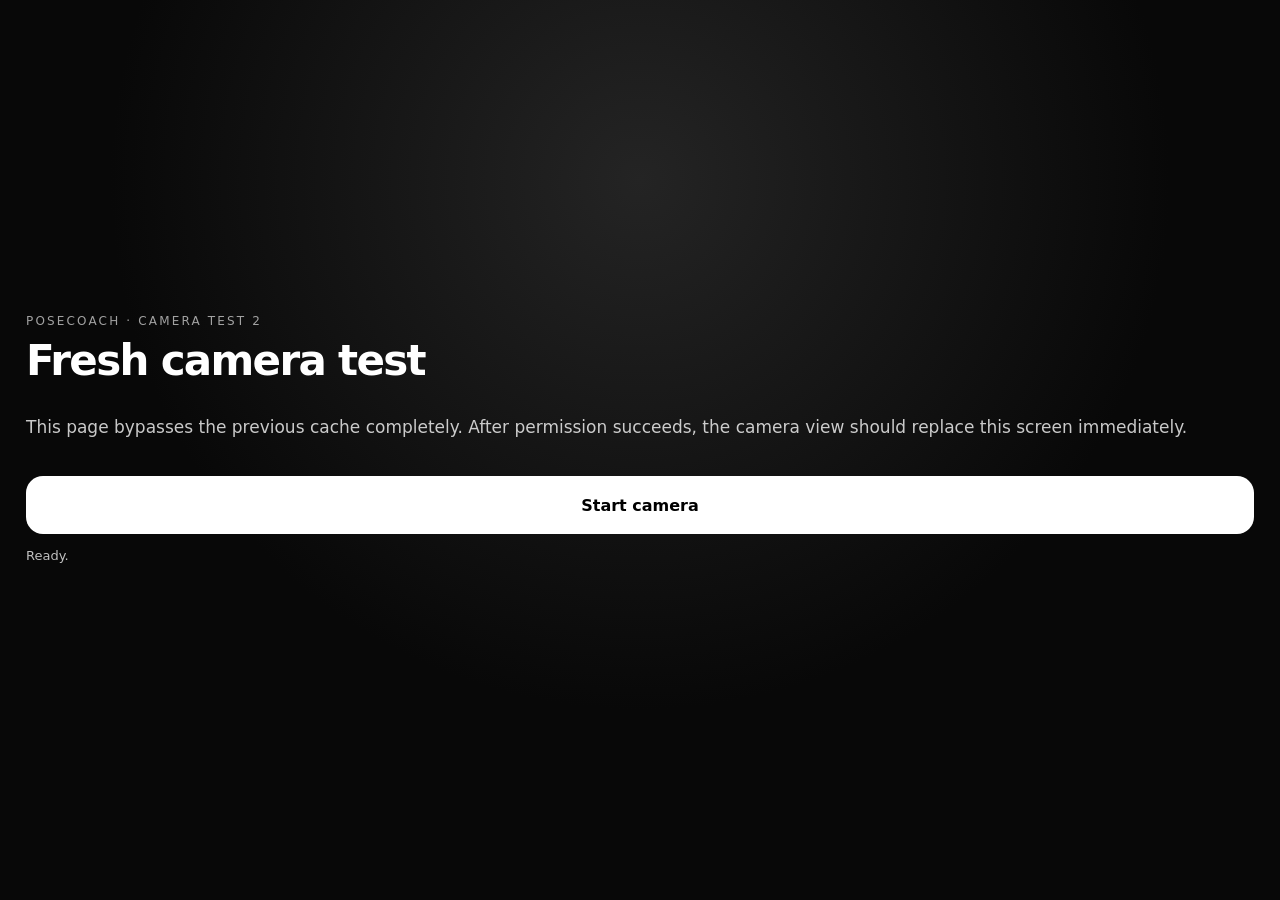
<file: posecoach-test2/index.html>
<!doctype html>
<html lang="en">
<head>
<meta charset="utf-8">
<meta name="viewport" content="width=device-width,initial-scale=1,viewport-fit=cover,user-scalable=no">
<meta name="theme-color" content="#000000">
<title>PoseCoach Camera Test 2</title>
<style>
  *{box-sizing:border-box}
  html,body{margin:0;width:100%;height:100%;background:#000;color:#fff;font-family:-apple-system,BlinkMacSystemFont,system-ui,sans-serif;overflow:hidden}
  button{font:inherit}
  #landing{min-height:100svh;padding:calc(40px + env(safe-area-inset-top)) 26px calc(30px + env(safe-area-inset-bottom));display:flex;flex-direction:column;justify-content:center;background:radial-gradient(circle at 50% 20%,#242424,#080808 55%)}
  .eyebrow{font-size:12px;letter-spacing:.18em;opacity:.62;margin-bottom:12px}
  h1{font-size:42px;line-height:1;margin:0 0 16px;letter-spacing:-.04em}
  p{font-size:17px;line-height:1.45;opacity:.78}
  #startBtn{margin-top:20px;height:58px;border:0;border-radius:17px;background:#fff;color:#000;font-weight:700}
  #status{margin-top:14px;min-height:48px;font-size:13px;white-space:pre-wrap;opacity:.75}
  #cameraScreen{display:none;position:fixed;inset:0;background:#000}
  #video{position:absolute;inset:0;width:100%;height:100%;object-fit:cover;background:#111}
  #guide{position:absolute;inset:0;width:100%;height:100%;pointer-events:none}
  .top{position:absolute;z-index:3;top:calc(12px + env(safe-area-inset-top));left:12px;right:12px;display:flex;justify-content:space-between;align-items:center}
  .glass{background:rgba(10,10,10,.58);border:1px solid rgba(255,255,255,.18);backdrop-filter:blur(16px);-webkit-backdrop-filter:blur(16px);color:#fff;border-radius:14px}
  .small{height:42px;padding:0 13px;border:0}
  #debug{padding:8px 11px;font-size:11px;max-width:55%;text-align:center}
  .cue{position:absolute;z-index:3;left:14px;right:14px;bottom:calc(130px + env(safe-area-inset-bottom));padding:14px;border-radius:18px;background:rgba(10,10,10,.6);border:1px solid rgba(255,255,255,.18);backdrop-filter:blur(16px);-webkit-backdrop-filter:blur(16px)}
  .cue b{display:block;font-size:10px;letter-spacing:.14em;opacity:.58;margin-bottom:5px}
  .controls{position:absolute;z-index:3;left:14px;right:14px;bottom:calc(20px + env(safe-area-inset-bottom));display:grid;grid-template-columns:1fr 82px 1fr;align-items:center;gap:16px}
  .control{height:54px;border:0}
  #shutter{width:76px;height:76px;border-radius:50%;border:6px solid rgba(255,255,255,.38);background:#fff;box-shadow:inset 0 0 0 3px #111}
  #fallbackPlay{display:none;position:absolute;z-index:5;left:50%;top:50%;transform:translate(-50%,-50%);padding:14px 20px;border:0}
  #count{display:none;position:absolute;z-index:8;inset:0;place-items:center;font-size:96px;font-weight:800;text-shadow:0 4px 20px #000}
</style>
</head>
<body>
<section id="landing">
  <div class="eyebrow">POSECOACH · CAMERA TEST 2</div>
  <h1>Fresh camera test</h1>
  <p>This page bypasses the previous cache completely. After permission succeeds, the camera view should replace this screen immediately.</p>
  <button id="startBtn">Start camera</button>
  <div id="status">Ready.</div>
</section>

<section id="cameraScreen">
  <video id="video" autoplay muted playsinline></video>
  <canvas id="guide"></canvas>

  <div class="top">
    <button id="backBtn" class="glass small">‹ Back</button>
    <div id="debug" class="glass">stream acquired</div>
    <button id="flipBtn" class="glass small">Flip</button>
  </div>

  <button id="fallbackPlay" class="glass">Tap to start preview</button>

  <div class="cue"><b>YOU</b>Put most of your weight on the leg farther from the camera.</div>

  <div class="controls">
    <button id="guideBtn" class="glass control">Guide</button>
    <button id="shutter" aria-label="Take photo"></button>
    <button id="nextBtn" class="glass control">Next</button>
  </div>
  <div id="count"></div>
</section>

<canvas id="capture" style="display:none"></canvas>

<script>
(() => {
  const landing = document.getElementById('landing');
  const cameraScreen = document.getElementById('cameraScreen');
  const startBtn = document.getElementById('startBtn');
  const status = document.getElementById('status');
  const video = document.getElementById('video');
  const debug = document.getElementById('debug');
  const fallbackPlay = document.getElementById('fallbackPlay');
  const guide = document.getElementById('guide');
  const g = guide.getContext('2d');
  const capture = document.getElementById('capture');
  const c = capture.getContext('2d');
  let stream = null;
  let facing = 'environment';
  let guideOn = true;
  let cueIndex = 0;

  const cues = [
    'Put most of your weight on the leg farther from the camera.',
    'Turn your chest slightly away from the camera.',
    'Soften the knee closer to the camera.',
    'Put your camera-side thumb lightly in a pocket.',
    'Bring your chin slightly forward and down.'
  ];

  function showCameraUI() {
    landing.style.display = 'none';
    cameraScreen.style.display = 'block';
    requestAnimationFrame(() => {
      resizeGuide();
      drawGuide();
    });
  }

  function setDebug(msg) {
    debug.textContent = msg;
  }

  async function startCamera() {
    status.textContent = 'Requesting camera…';
    if (!window.isSecureContext) {
      status.textContent = 'Not a secure HTTPS page.';
      return;
    }
    if (!navigator.mediaDevices || !navigator.mediaDevices.getUserMedia) {
      status.textContent = 'getUserMedia is unavailable in this browser.';
      return;
    }

    try {
      if (stream) stream.getTracks().forEach(t => t.stop());

      stream = await navigator.mediaDevices.getUserMedia({
        audio:false,
        video:{facingMode:{ideal:facing}}
      });

      // Critical: switch UI immediately after stream acquisition.
      showCameraUI();
      setDebug('camera stream acquired');

      video.srcObject = stream;

      const playPromise = video.play();
      if (playPromise && typeof playPromise.catch === 'function') {
        playPromise.catch(err => {
          setDebug('preview paused: ' + (err.name || 'play error'));
          fallbackPlay.style.display = 'block';
        });
      }

      video.addEventListener('loadedmetadata', () => {
        setDebug('preview ' + video.videoWidth + '×' + video.videoHeight);
        fallbackPlay.style.display = 'none';
        resizeGuide();
      }, {once:true});

      setTimeout(() => {
        if (!video.videoWidth) {
          setDebug('stream active; preview waiting');
          fallbackPlay.style.display = 'block';
        }
      }, 1200);

    } catch (err) {
      status.textContent = 'Camera failed: ' + (err.name || 'Error') + '\n' + (err.message || '');
    }
  }

  async function retryPlay() {
    try {
      await video.play();
      fallbackPlay.style.display = 'none';
      setDebug('preview playing');
    } catch (err) {
      setDebug('play failed: ' + (err.name || 'Error'));
    }
  }

  function resizeGuide() {
    const dpr = Math.min(devicePixelRatio || 1, 3);
    guide.width = Math.round(innerWidth * dpr);
    guide.height = Math.round(innerHeight * dpr);
    guide.style.width = innerWidth + 'px';
    guide.style.height = innerHeight + 'px';
    g.setTransform(dpr,0,0,dpr,0,0);
    drawGuide();
  }

  function line(a,b) { g.beginPath(); g.moveTo(a[0],a[1]); g.lineTo(b[0],b[1]); g.stroke(); }
  function drawGuide() {
    const w = innerWidth, h = innerHeight;
    g.clearRect(0,0,w,h);
    if (!guideOn) return;
    g.save();
    g.globalAlpha=.55;
    g.strokeStyle='#fff';
    g.lineWidth=4;
    g.lineCap='round';
    g.shadowColor='rgba(0,0,0,.5)';
    g.shadowBlur=4;

    const cx=w*.52, top=h*.17, H=h*.64;
    const p={
      head:[cx+7,top], neck:[cx+3,top+H*.11],
      ls:[cx-31,top+H*.16], rs:[cx+34,top+H*.14],
      le:[cx-45,top+H*.31], re:[cx+54,top+H*.29],
      lw:[cx-27,top+H*.43], rw:[cx+42,top+H*.42],
      hip:[cx+7,top+H*.48],
      lk:[cx-3,top+H*.68], rk:[cx+28,top+H*.70],
      la:[cx-18,top+H*.91], ra:[cx+50,top+H*.92],
      lf:[cx-33,top+H*.97], rf:[cx+70,top+H*.97]
    };
    g.beginPath(); g.arc(p.head[0],p.head[1],22,0,Math.PI*2); g.stroke();
    line(p.neck,p.ls); line(p.neck,p.rs); line(p.ls,p.le); line(p.le,p.lw);
    line(p.rs,p.re); line(p.re,p.rw); line(p.neck,p.hip);
    line(p.hip,p.lk); line(p.lk,p.la); line(p.la,p.lf);
    line(p.hip,p.rk); line(p.rk,p.ra); line(p.ra,p.rf);
    g.restore();
  }

  async function countdownAndCapture() {
    const count = document.getElementById('count');
    count.style.display='grid';
    for (const n of [5,4,3,2,1]) {
      count.textContent=n;
      await new Promise(r => setTimeout(r,1000));
    }
    count.style.display='none';

    if (!video.videoWidth) {
      setDebug('cannot capture: no video frame');
      return;
    }
    capture.width=video.videoWidth;
    capture.height=video.videoHeight;
    c.drawImage(video,0,0,capture.width,capture.height);
    capture.toBlob(blob => {
      if (!blob) return;
      const url=URL.createObjectURL(blob);
      window.open(url,'_blank');
    },'image/jpeg',.94);
  }

  startBtn.addEventListener('click', startCamera);
  fallbackPlay.addEventListener('click', retryPlay);
  document.getElementById('backBtn').addEventListener('click', () => {
    if (stream) stream.getTracks().forEach(t => t.stop());
    cameraScreen.style.display='none';
    landing.style.display='flex';
  });
  document.getElementById('flipBtn').addEventListener('click', async () => {
    facing = facing === 'environment' ? 'user' : 'environment';
    await startCamera();
  });
  document.getElementById('guideBtn').addEventListener('click', e => {
    guideOn=!guideOn;
    e.currentTarget.textContent=guideOn?'Guide':'Off';
    drawGuide();
  });
  document.getElementById('nextBtn').addEventListener('click', () => {
    cueIndex=(cueIndex+1)%cues.length;
    document.querySelector('.cue').innerHTML='<b>YOU</b>'+cues[cueIndex];
  });
  document.getElementById('shutter').addEventListener('click', countdownAndCapture);
  addEventListener('resize', resizeGuide);
})();
</script>
</body>
</html>
</file>
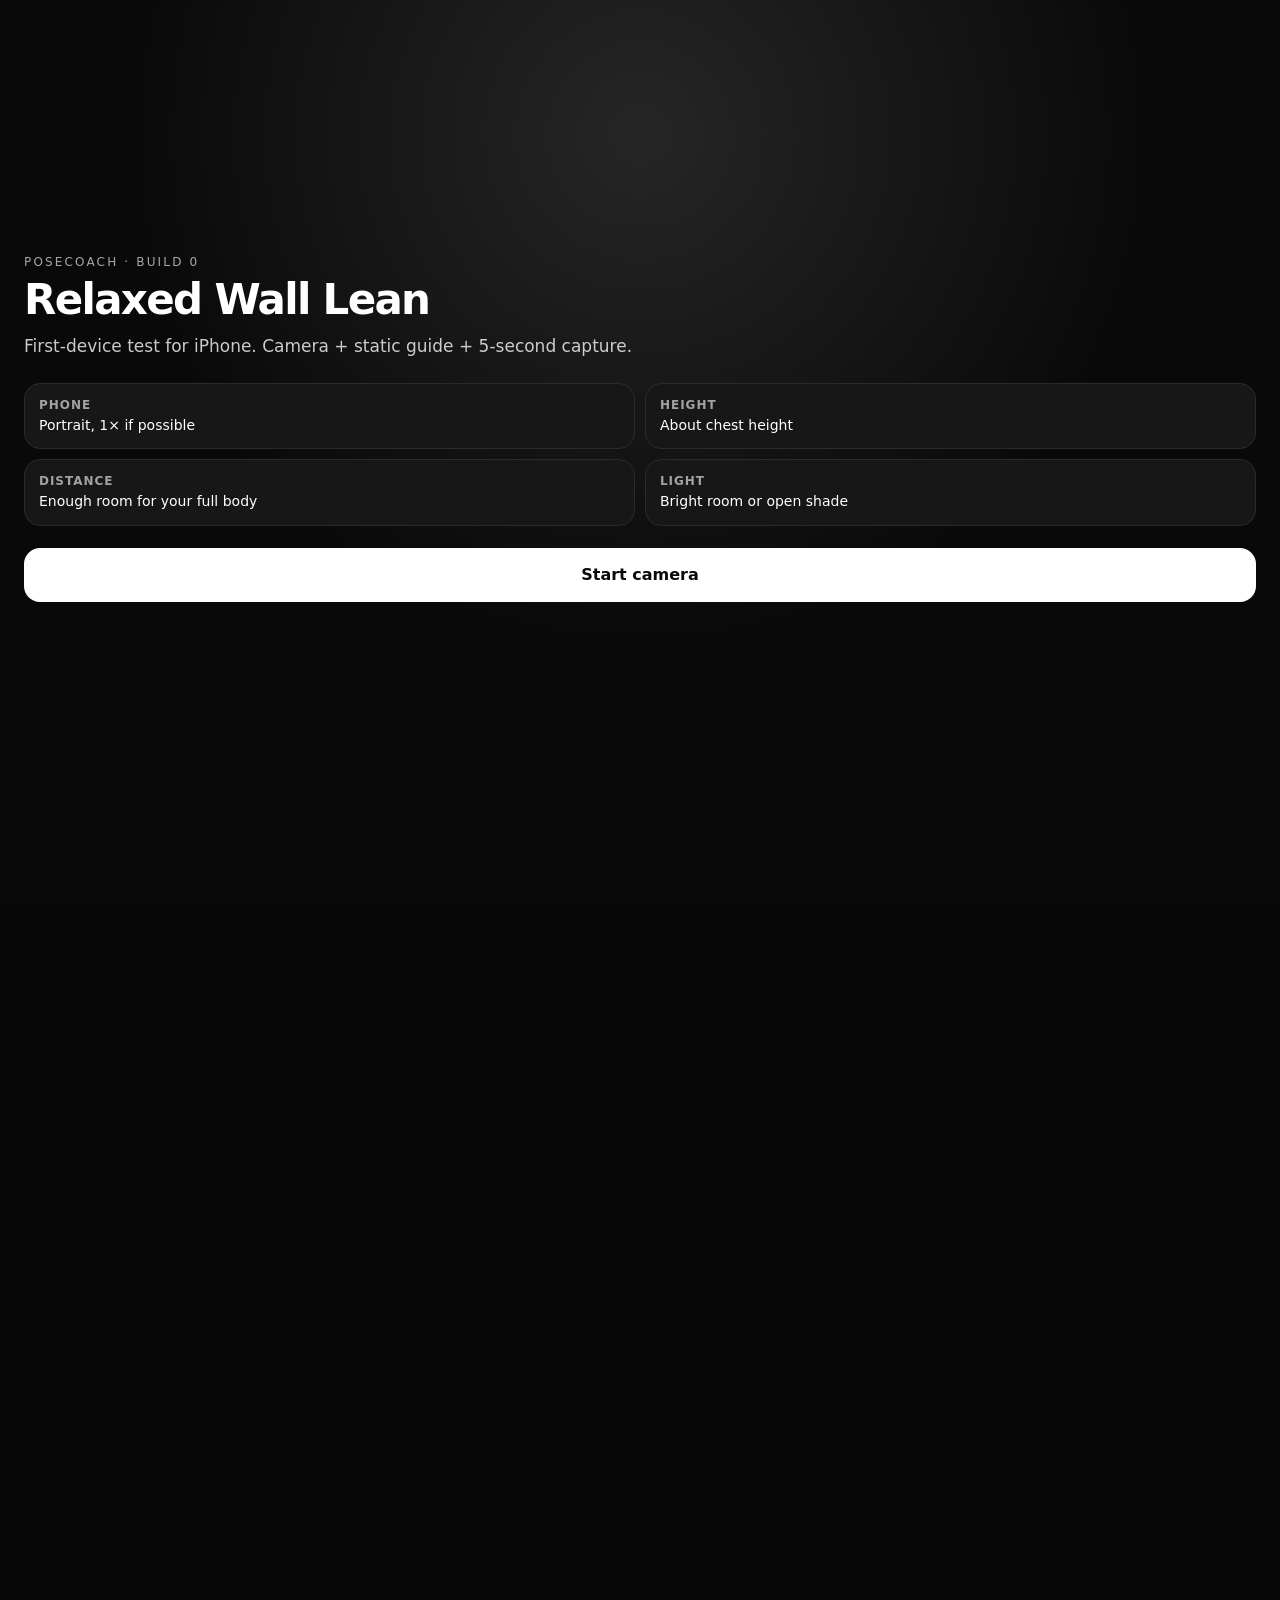
<file: posecoach/index.html>
<!doctype html>
<html lang="en">
<head>
  <meta charset="utf-8" />
  <meta name="viewport" content="width=device-width,initial-scale=1,viewport-fit=cover,user-scalable=no" />
  <meta name="theme-color" content="#111111" />
  <title>PoseCoach Prototype</title>
  <link rel="manifest" href="manifest.webmanifest" />
  <link rel="stylesheet" href="styles.css" />
</head>
<body>
  <main id="app">
    <section id="landing" class="panel">
      <div class="eyebrow">POSECOACH · BUILD 0</div>
      <h1>Relaxed Wall Lean</h1>
      <p class="lede">First-device test for iPhone. Camera + static guide + 5-second capture.</p>
      <div class="setup">
        <div><strong>Phone</strong><span>Portrait, 1× if possible</span></div>
        <div><strong>Height</strong><span>About chest height</span></div>
        <div><strong>Distance</strong><span>Enough room for your full body</span></div>
        <div><strong>Light</strong><span>Bright room or open shade</span></div>
      </div>
      <button id="startBtn" class="primary">Start camera</button>
      <p id="landingStatus" class="status"></p>
    </section>

    <section id="cameraScreen" hidden>
      <div id="cameraWrap">
        <video id="video" autoplay playsinline muted></video>
        <canvas id="overlay"></canvas>

        <div class="topbar">
          <button id="backBtn" class="glass small">‹ Library</button>
          <div class="poseTitle">Relaxed Wall Lean</div>
          <button id="flipBtn" class="glass small">Flip</button>
        </div>

        <div class="coachCard glass">
          <div class="actor">YOU</div>
          <div id="cue">Put most of your weight on the leg farther from the camera.</div>
          <button id="nextCue" class="cueNext">Next ›</button>
        </div>

        <div class="controls">
          <div class="opacityBox glass">
            <label for="opacity">Guide</label>
            <input id="opacity" type="range" min="0" max="100" value="52" />
          </div>
          <button id="shutter" class="shutter" aria-label="Take photo"></button>
          <button id="guideToggle" class="glass modeBtn">Guide</button>
        </div>

        <div id="countdown" class="countdown" hidden></div>
        <div id="cameraStatus" class="cameraStatus glass">Camera ready</div>
      </div>
    </section>

    <section id="result" class="panel" hidden>
      <div class="eyebrow">CAPTURED</div>
      <h2>First PoseCoach test shot</h2>
      <img id="captured" alt="Captured PoseCoach test photo" />
      <div class="resultButtons">
        <button id="retakeBtn" class="secondary">Retake</button>
        <button id="shareBtn" class="primary">Share / Save</button>
      </div>
      <p id="shareStatus" class="status"></p>
    </section>
  </main>

  <canvas id="captureCanvas" hidden></canvas>
  <script src="app.js?v=2"></script>
</body>
</html>
</file>
<file: posecoach/styles.css>
:root {
  color-scheme: dark;
  --safe-top: env(safe-area-inset-top);
  --safe-bottom: env(safe-area-inset-bottom);
  font-family: -apple-system, BlinkMacSystemFont, "SF Pro Display", system-ui, sans-serif;
}
* { box-sizing: border-box; }
html, body { margin:0; width:100%; height:100%; background:#080808; color:#fff; overflow:hidden; }
button, input { font: inherit; }
button { border:0; color:#fff; }
.panel {
  min-height:100svh; padding:calc(34px + var(--safe-top)) 24px calc(28px + var(--safe-bottom));
  display:flex; flex-direction:column; justify-content:center;
  background:radial-gradient(circle at 50% 15%, #262626, #090909 52%);
}
.eyebrow { font-size:12px; letter-spacing:.18em; opacity:.64; margin-bottom:10px; }
h1 { font-size:42px; line-height:.98; margin:0 0 14px; letter-spacing:-.04em; }
h2 { font-size:32px; margin:0 0 18px; letter-spacing:-.03em; }
.lede { font-size:17px; line-height:1.45; opacity:.78; margin:0 0 24px; }
.setup { display:grid; grid-template-columns:1fr 1fr; gap:10px; margin-bottom:22px; }
.setup div { background:#171717; border:1px solid #2b2b2b; border-radius:16px; padding:14px; }
.setup strong, .setup span { display:block; }
.setup strong { font-size:12px; opacity:.6; margin-bottom:5px; text-transform:uppercase; letter-spacing:.08em; }
.setup span { font-size:14px; line-height:1.25; }
.primary, .secondary {
  min-height:54px; border-radius:16px; font-weight:650; padding:0 18px;
}
.primary { background:#fff; color:#090909; }
.secondary { background:#242424; border:1px solid #343434; }
.status { min-height:22px; font-size:13px; opacity:.72; margin-top:14px; }
#cameraScreen, #cameraWrap { width:100%; height:100svh; }
#cameraWrap { position:relative; background:#000; overflow:hidden; }
#video, #overlay {
  position:absolute; inset:0; width:100%; height:100%; object-fit:cover;
}
#overlay { pointer-events:none; }
.glass {
  background:rgba(16,16,16,.58);
  backdrop-filter:blur(18px); -webkit-backdrop-filter:blur(18px);
  border:1px solid rgba(255,255,255,.14);
}
.topbar {
  position:absolute; z-index:5; left:14px; right:14px;
  top:calc(10px + var(--safe-top)); display:grid; grid-template-columns:88px 1fr 88px;
  align-items:center; gap:8px;
}
.small { height:40px; border-radius:13px; padding:0 10px; }
.poseTitle { font-size:14px; font-weight:650; text-align:center; text-shadow:0 1px 4px #000; }
.coachCard {
  position:absolute; z-index:5; left:14px; right:14px; bottom:calc(142px + var(--safe-bottom));
  border-radius:18px; padding:13px 48px 13px 14px;
}
.actor { font-size:10px; letter-spacing:.15em; opacity:.6; margin-bottom:5px; }
#cue { font-size:15px; line-height:1.28; }
.cueNext {
  position:absolute; right:9px; top:50%; transform:translateY(-50%);
  background:transparent; padding:12px 8px; font-size:13px; opacity:.8;
}
.controls {
  position:absolute; z-index:5; left:14px; right:14px; bottom:calc(18px + var(--safe-bottom));
  display:grid; grid-template-columns:1fr 88px 1fr; align-items:center; gap:16px;
}
.opacityBox { border-radius:16px; padding:9px 10px; height:56px; }
.opacityBox label { font-size:10px; opacity:.65; display:block; margin-bottom:3px; }
.opacityBox input { width:100%; }
.shutter {
  width:76px; height:76px; justify-self:center; border-radius:50%;
  background:#fff; border:6px solid rgba(255,255,255,.34); box-shadow:inset 0 0 0 3px #111;
}
.modeBtn { height:56px; border-radius:16px; }
.countdown {
  position:absolute; z-index:10; inset:0; display:grid; place-items:center;
  font-size:100px; font-weight:750; text-shadow:0 4px 24px #000;
  background:rgba(0,0,0,.08);
}
.cameraStatus {
  position:absolute; z-index:5; left:50%; transform:translateX(-50%);
  top:calc(62px + var(--safe-top)); border-radius:999px; padding:7px 11px;
  font-size:11px; opacity:.8;
}
#captured { width:100%; max-height:64svh; object-fit:contain; border-radius:18px; background:#111; }
.resultButtons { display:grid; grid-template-columns:1fr 1fr; gap:10px; margin-top:16px; }
</file>
